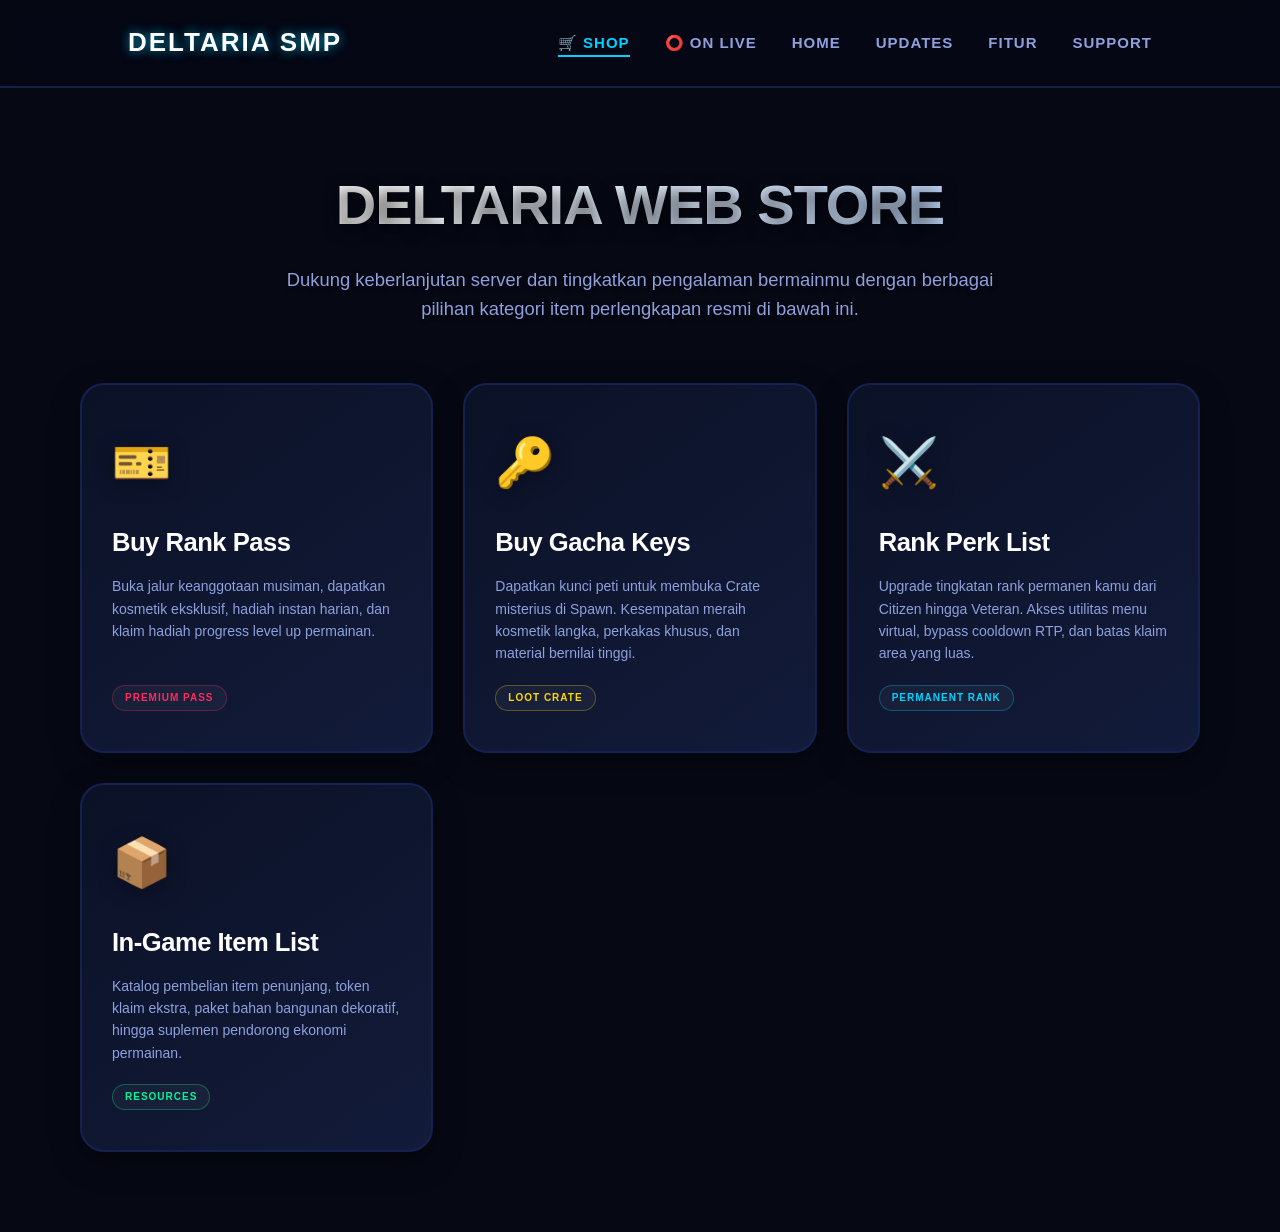
<file: shop/index.html>
<!DOCTYPE html>
<html lang="id">
<head>
    <meta charset="UTF-8">
    <meta name="viewport" content="width=device-width, initial-scale=1.0">
    <title>Deltaria SMP - Official Web Store</title>
    <!-- Memanggil file CSS khusus untuk Menu Hub -->
    <link rel="stylesheet" href="hub-style.css">
</head>
<body>

    <!-- NAVBAR (Mengikuti Struktur Web Utama) -->
    <nav>
        <div class="nav-logo">DELTARIA SMP</div>
        <ul class="nav-links">
            <li><a href="./" class="active-link">🛒 SHOP</a></li>
            <li><a href="../live/">⭕ ON LIVE</a></li>
            <li><a href="../">Home</a></li>
            <li><a href="../updates/">Updates</a></li>
            <li><a href="../#fitur">Fitur</a></li>
            <li><a href="../support/">Support</a></li>     
        </ul>
    </nav>

    <!-- MAIN HUB CONTAINER -->
    <div class="container">
        <h1 class="shop-title">Deltaria Web Store</h1>
        <p class="shop-subtitle">Dukung keberlanjutan server dan tingkatkan pengalaman bermainmu dengan berbagai pilihan kategori item perlengkapan resmi di bawah ini.</p>

        <!-- GRID MENU UTAMA -->
        <div class="hub-grid">

            <!-- 1. BUY RANK PASS -->
            <a href="rankpass/" class="hub-card rankpass-theme">
                <div class="hub-icon">🎫</div>
                <h3>Buy Rank Pass</h3>
                <p>Buka jalur keanggotaan musiman, dapatkan kosmetik eksklusif, hadiah instan harian, dan klaim hadiah progress level up permainan.</p>
                <div class="hub-badge">Premium Pass</div>
            </a>

            <!-- 2. BUY KEY -->
            <a href="keys/" class="hub-card keys-theme">
                <div class="hub-icon">🔑</div>
                <h3>Buy Gacha Keys</h3>
                <p>Dapatkan kunci peti untuk membuka Crate misterius di Spawn. Kesempatan meraih kosmetik langka, perkakas khusus, dan material bernilai tinggi.</p>
                <div class="hub-badge">Loot Crate</div>
            </a>

            <!-- 3. PERK LIST -->
            <a href="perks/" class="hub-card perks-theme">
                <div class="hub-icon">⚔️</div>
                <h3>Rank Perk List</h3>
                <p>Upgrade tingkatan rank permanen kamu dari Citizen hingga Veteran. Akses utilitas menu virtual, bypass cooldown RTP, dan batas klaim area yang luas.</p>
                <div class="hub-badge">Permanent Rank</div>
            </a>

            <!-- 4. ITEM LIST -->
            <a href="item/" class="hub-card items-theme">
                <div class="hub-icon">📦</div>
                <h3>In-Game Item List</h3>
                <p>Katalog pembelian item penunjang, token klaim ekstra, paket bahan bangunan dekoratif, hingga suplemen pendorong ekonomi permainan.</p>
                <div class="hub-badge">Resources</div>
            </a>

        </div>
    </div>

</body>
</html>
</file>
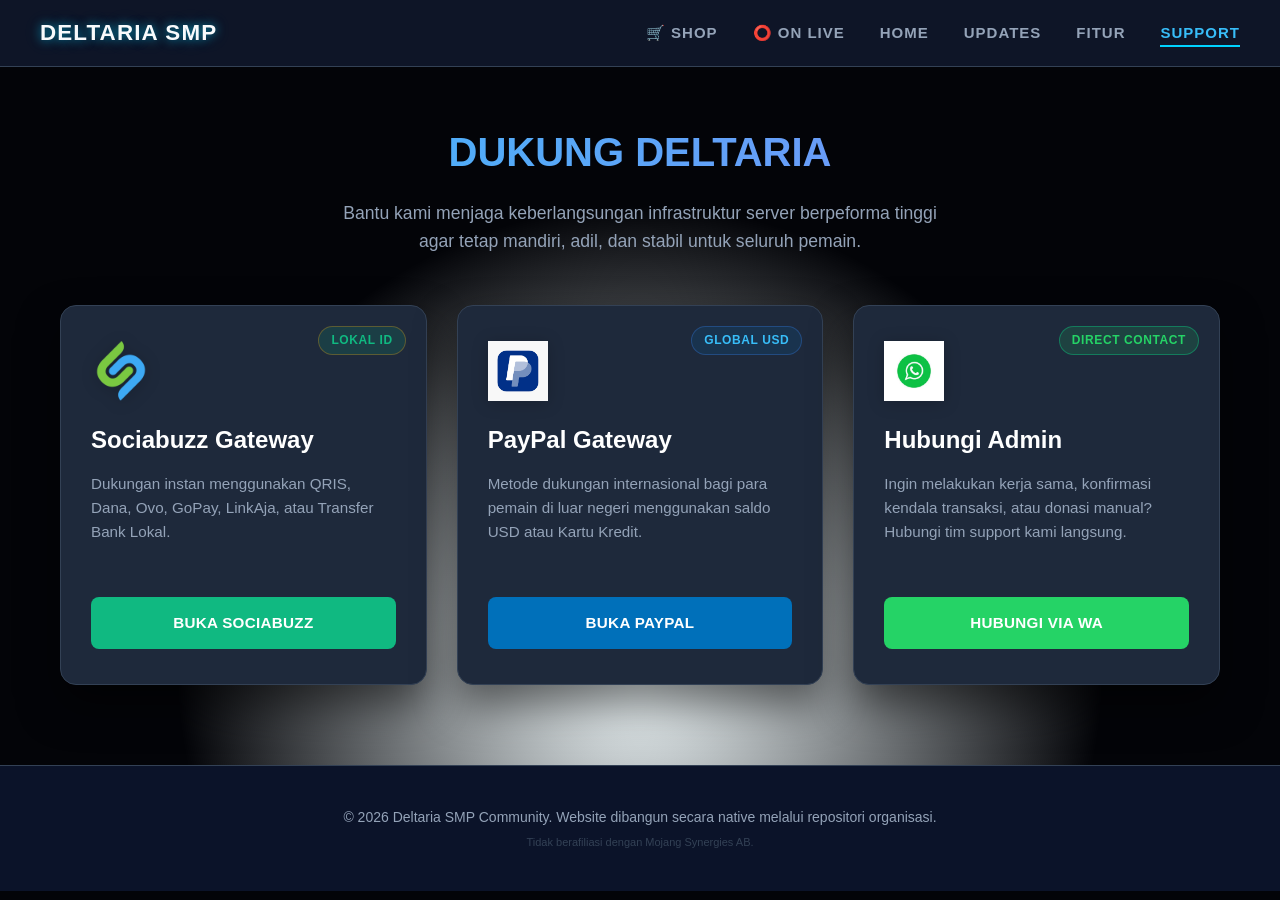
<file: support/index.html>
<!DOCTYPE html>
<html lang="id">
<head>
    <meta charset="UTF-8">
    <meta name="viewport" content="width=device-width, initial-scale=1.0">
    <title>Deltaria SMP - Dukung Komunitas Server</title>
    <!-- CSS Utama Tema/Home -->
    <link rel="stylesheet" href="../home-assets/style.css">
    <!-- CSS Khusus Halaman Support -->
    <link rel="stylesheet" href="support.css">
</head>
<body class="support-page-bg">

    <nav>
        <div class="nav-logo">DELTARIA SMP</div>
        <ul class="nav-links">
            <li><a href="../shop/index.html">🛒 SHOP</a></li>
            <li><a href="../live/index.html">⭕ ON LIVE</a></li>
            <li><a href="../index.html">Home</a></li>
            <li><a href="../updates/index.html">Updates</a></li>
            <li><a href="../index.html#fitur">Fitur</a></li>
            <li><a href="index.html" class="active-link">Support</a></li>   
        </ul>
    </nav>

    <div class="support-wrapper">
        <header class="support-header">
            <h1>Dukung Deltaria</h1>
            <p>Bantu kami menjaga keberlangsungan infrastruktur server berpeforma tinggi agar tetap mandiri, adil, dan stabil untuk seluruh pemain.</p>
        </header>

        <div class="support-grid">
            
            <!-- Segment Sociabuzz -->
            <div class="support-segment socialbuzz-theme">
                <span class="segment-badge">Lokal ID</span>
                <div class="segment-logo-container">
                    <img src="../assets/sociabuzz.png" alt="Sociabuzz Logo" class="segment-logo">
                </div>
                <h2>Sociabuzz Gateway</h2>
                <p class="segment-text">Dukungan instan menggunakan QRIS, Dana, Ovo, GoPay, LinkAja, atau Transfer Bank Lokal.</p>
                
                <!--<div class="segment-window">
                    <div class="window-header">
                        <span class="dot red"></span>
                        <span class="dot yellow"></span>
                        <span class="dot green"></span>
                        <span class="window-title">sociabuzz-gateway.sh</span>
                    </div>
                    <div class="window-content">
                        <div class="placeholder-text">$ target_donation</div>
                        <div class="sub-placeholder">Mendukung semua e-wallet Indonesia tanpa potongan besar.</div>
                    </div>
                </div>-->
                <a href="https://sociabuzz.com/deltariasmp" target="_blank" class="btn-action">Buka Sociabuzz</a>
            </div>

            <!-- Segment PayPal -->
            <div class="support-segment paypal-theme">
                <span class="segment-badge">Global USD</span>
                <div class="segment-logo-container">
                    <img src="../assets/paypal.png" alt="PayPal Logo" class="segment-logo">
                </div>
                <h2>PayPal Gateway</h2>
                <p class="segment-text">Metode dukungan internasional bagi para pemain di luar negeri menggunakan saldo USD atau Kartu Kredit.</p>
                
                <!--<div class="segment-window">
                    <div class="window-header">
                        <span class="dot red"></span>
                        <span class="dot yellow"></span>
                        <span class="dot green"></span>
                        <span class="window-title">paypal-core.cfg</span>
                    </div>
                    <div class="window-content">
                        <div class="placeholder-text">$ currency_mode</div>
                        <div class="sub-placeholder">Menerima donasi lintas negara secara instan & aman.</div>
                    </div>
                </div>-->
                <a href="https://paypal.me/deltariasmp" target="_blank" class="btn-action">Buka PayPal</a>
            </div>

            <!-- Segment WhatsApp / Support Lainnya -->
            <div class="support-segment other-theme">
                <span class="segment-badge">Direct Contact</span>
                <div class="segment-logo-container">
                    <img src="../assets/wa.jpeg" alt="WhatsApp Logo" class="segment-logo">
                </div>
                <h2>Hubungi Admin</h2>
                <p class="segment-text">Ingin melakukan kerja sama, konfirmasi kendala transaksi, atau donasi manual? Hubungi tim support kami langsung.</p>
                
                <!--<div class="segment-window">
                    <div class="window-header">
                        <span class="dot red"></span>
                        <span class="dot yellow"></span>
                        <span class="dot green"></span>
                        <span class="window-title">admin-support.chat</span>
                    </div>
                    <div class="window-content">
                        <div class="placeholder-text">$ contact_admin</div>
                        <div class="sub-placeholder">Konsultasi cepat & bantuan langsung dari staff internal server.</div>
                    </div>
                </div>-->
                <a href="https://wa.me/nomor-wa-kamu" target="_blank" class="btn-action">Hubungi via WA</a>
            </div>

        </div>
    </div>

    <footer>
        <p style="font-size: 14px;">&copy; 2026 Deltaria SMP Community. Website dibangun secara native melalui repositori organisasi.</p>
        <p style="margin-top: 5px; font-size: 11px; color: #334155;">Tidak berafiliasi dengan Mojang Synergies AB.</p>
    </footer>

</body>
</html>
</file>
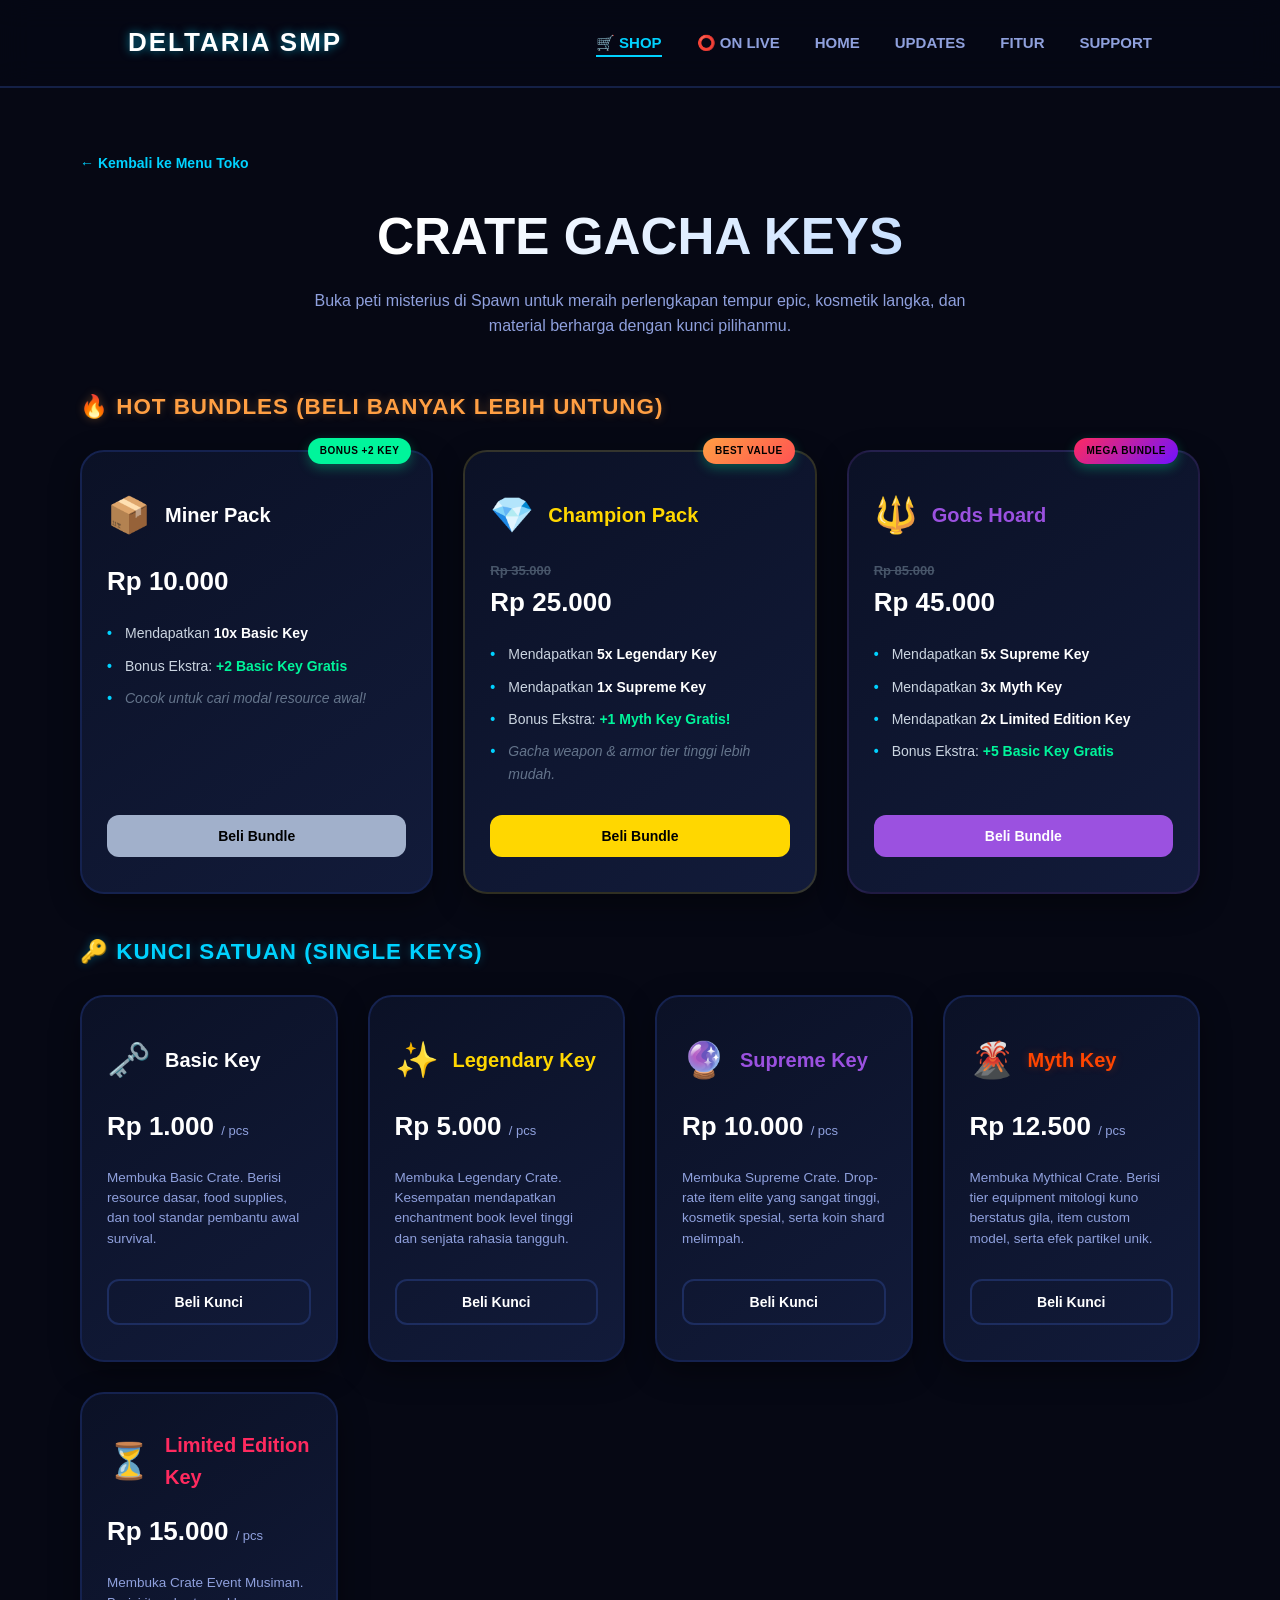
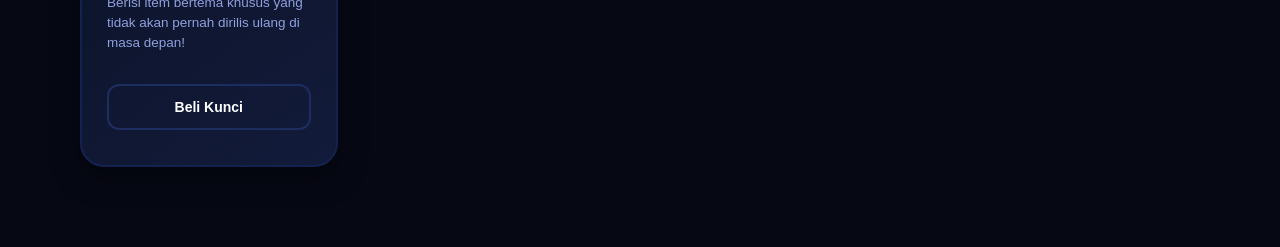
<file: shop/keys/index.html>
<!DOCTYPE html>
<html lang="id">
<head>
    <meta charset="UTF-8">
    <meta name="viewport" content="width=device-width, initial-scale=1.0">
    <title>Deltaria SMP - Buy Crate Keys</title>
    <!-- Memanggil file CSS Khusus Kunci -->
    <link rel="stylesheet" href="keys-style.css">
</head>
<body>

    <!-- NAVBAR (Mengikuti Struktur Web Utama) -->
    <nav>
        <div class="nav-logo">DELTARIA SMP</div>
        <ul class="nav-links">
            <li><a href="../" class="active-link">🛒 SHOP</a></li>
            <li><a href="../../live/">⭕ ON LIVE</a></li>
            <li><a href="../../">Home</a></li>
            <li><a href="../../updates/">Updates</a></li>
            <li><a href="../../#fitur">Fitur</a></li>
            <li><a href="../../support/">Support</a></li>     
        </ul>
    </nav>

    <!-- MAIN CONTAINER -->
    <div class="container">
        <div class="back-to-shop">
            <a href="../">← Kembali ke Menu Toko</a>
        </div>

        <h1 class="shop-title">Crate Gacha Keys</h1>
        <p class="shop-subtitle">Buka peti misterius di Spawn untuk meraih perlengkapan tempur epic, kosmetik langka, dan material berharga dengan kunci pilihanmu.</p>

        <!-- SECTION 1: HOT BUNDLES (PAKET HEMAT + BONUS) -->
        <!-- SECTION 1: HOT BUNDLES (PAKET HEMAT + BONUS) -->
        <h2 class="section-divider bundle-title">🔥 HOT BUNDLES (BELI BANYAK LEBIH UNTUNG)</h2>
        <div class="keys-grid bundle-section">

            <!-- Bundle 1: Starter Miner Pack -->
            <div class="key-card bundle-card basic-bundle">
                <div class="bonus-badge">BONUS +2 KEY</div>
                <div class="key-header">
                    <div class="key-icon">📦</div>
                    <div class="key-title-inline">
                        <span class="key-name">Miner Pack</span>
                    </div>
                </div>
                <div class="price-tag">
                    <span class="current-price">Rp 10.000</span>
                </div>
                <ul class="key-details">
                    <li>Mendapatkan <span class="highlight">10x Basic Key</span></li>
                    <li>Bonus Ekstra: <span class="highlight-bonus">+2 Basic Key Gratis</span></li>
                    <li class="perk-note">Cocok untuk cari modal resource awal!</li>
                </ul>
                <a href="https://bit.ly/deltaria-wa-group" target="_blank" class="buy-link">
                    <button class="buy-btn">Beli Bundle</button>
                </a>
            </div>

            <!-- Bundle 2: Champion Coffer -->
            <div class="key-card bundle-card legendary-bundle">
                <div class="bonus-badge" style="background: linear-gradient(135deg, #ff9f43, #ff5252);">BEST VALUE</div>
                <div class="key-header">
                    <div class="key-icon">💎</div>
                    <div class="key-title-inline">
                        <span class="key-name">Champion Pack</span>
                    </div>
                </div>
                <div class="price-tag">
                    <span class="old-price">Rp 35.000</span>
                    <span class="current-price">Rp 25.000</span>
                </div>
                <ul class="key-details">
                    <li>Mendapatkan <span class="highlight">5x Legendary Key</span></li>
                    <li>Mendapatkan <span class="highlight">1x Supreme Key</span></li>
                    <li>Bonus Ekstra: <span class="highlight-bonus">+1 Myth Key Gratis!</span></li>
                    <li class="perk-note">Gacha weapon & armor tier tinggi lebih mudah.</li>
                </ul>
                <a href="https://bit.ly/deltaria-wa-group" target="_blank" class="buy-link">
                    <button class="buy-btn">Beli Bundle</button>
                </a>
            </div>

            <!-- Bundle 3: Gods Hoard (Sultan Pack) -->
            <div class="key-card bundle-card supreme-bundle">
                <div class="bonus-badge" style="background: linear-gradient(135deg, #ff2a5f, #7011ff);">MEGA BUNDLE</div>
                <div class="key-header">
                    <div class="key-icon">🔱</div>
                    <div class="key-title-inline">
                        <span class="key-name">Gods Hoard</span>
                    </div>
                </div>
                <div class="price-tag">
                    <span class="old-price">Rp 85.000</span>
                    <span class="current-price">Rp 45.000</span>
                </div>
                <ul class="key-details">
                    <li>Mendapatkan <span class="highlight">5x Supreme Key</span></li>
                    <li>Mendapatkan <span class="highlight">3x Myth Key</span></li>
                    <li>Mendapatkan <span class="highlight">2x Limited Edition Key</span></li>
                    <li>Bonus Ekstra: <span class="highlight-bonus">+5 Basic Key Gratis</span></li>
                </ul>
                <a href="https://bit.ly/deltaria-wa-group" target="_blank" class="buy-link">
                    <button class="buy-btn">Beli Bundle</button>
                </a>
            </div>

        </div>

        <!-- SECTION 2: SINGLE KEYS (HARGA SATUAN) -->
        <h2 class="section-divider single-title">🔑 KUNCI SATUAN (SINGLE KEYS)</h2>
        <div class="keys-grid single-section">

            <!-- 1. Basic Key -->
            <div class="key-card single-card">
                <div class="key-header">
                    <div class="key-icon">🗝️</div>
                    <div class="key-title-inline">
                        <span class="key-name">Basic Key</span>
                    </div>
                </div>
                <div class="price-tag">
                    <span class="current-price">Rp 1.000 <span class="unit">/ pcs</span></span>
                </div>
                <p class="key-desc">Membuka Basic Crate. Berisi resource dasar, food supplies, dan tool standar pembantu awal survival.</p>
                <a href="https://bit.ly/deltaria-wa-group" target="_blank" class="buy-link">
                    <button class="buy-btn normal-btn">Beli Kunci</button>
                </a>
            </div>

            <!-- 2. Legendary Key -->
            <div class="key-card single-card tier-legendary">
                <div class="key-header">
                    <div class="key-icon">✨</div>
                    <div class="key-title-inline">
                        <span class="key-name">Legendary Key</span>
                    </div>
                </div>
                <div class="price-tag">
                    <span class="current-price">Rp 5.000 <span class="unit">/ pcs</span></span>
                </div>
                <p class="key-desc">Membuka Legendary Crate. Kesempatan mendapatkan enchantment book level tinggi dan senjata rahasia tangguh.</p>
                <a href="https://bit.ly/deltaria-wa-group" target="_blank" class="buy-link">
                    <button class="buy-btn normal-btn">Beli Kunci</button>
                </a>
            </div>

            <!-- 3. Supreme Key -->
            <div class="key-card single-card tier-supreme">
                <div class="key-header">
                    <div class="key-icon">🔮</div>
                    <div class="key-title-inline">
                        <span class="key-name">Supreme Key</span>
                    </div>
                </div>
                <div class="price-tag">
                    <span class="current-price">Rp 10.000 <span class="unit">/ pcs</span></span>
                </div>
                <p class="key-desc">Membuka Supreme Crate. Drop-rate item elite yang sangat tinggi, kosmetik spesial, serta koin shard melimpah.</p>
                <a href="https://bit.ly/deltaria-wa-group" target="_blank" class="buy-link">
                    <button class="buy-btn normal-btn">Beli Kunci</button>
                </a>
            </div>

            <!-- 4. Myth Key (NEW!) -->
            <div class="key-card single-card tier-myth">
                <div class="key-header">
                    <div class="key-icon">🌋</div>
                    <div class="key-title-inline">
                        <span class="key-name">Myth Key</span>
                    </div>
                </div>
                <div class="price-tag">
                    <span class="current-price">Rp 12.500 <span class="unit">/ pcs</span></span>
                </div>
                <p class="key-desc">Membuka Mythical Crate. Berisi tier equipment mitologi kuno berstatus gila, item custom model, serta efek partikel unik.</p>
                <a href="https://bit.ly/deltaria-wa-group" target="_blank" class="buy-link">
                    <button class="buy-btn normal-btn">Beli Kunci</button>
                </a>
            </div>

            <!-- 5. Limited Edition Key -->
            <div class="key-card single-card tier-limited">
                <div class="key-header">
                    <div class="key-icon">⏳</div>
                    <div class="key-title-inline">
                        <span class="key-name">Limited Edition Key</span>
                    </div>
                </div>
                <div class="price-tag">
                    <span class="current-price">Rp 15.000 <span class="unit">/ pcs</span></span>
                </div>
                <p class="key-desc">Membuka Crate Event Musiman. Berisi item bertema khusus yang tidak akan pernah dirilis ulang di masa depan!</p>
                <a href="https://bit.ly/deltaria-wa-group" target="_blank" class="buy-link">
                    <button class="buy-btn normal-btn">Beli Kunci</button>
                </a>
            </div>

        </div>
    </div>

</body>
</html>
</file>
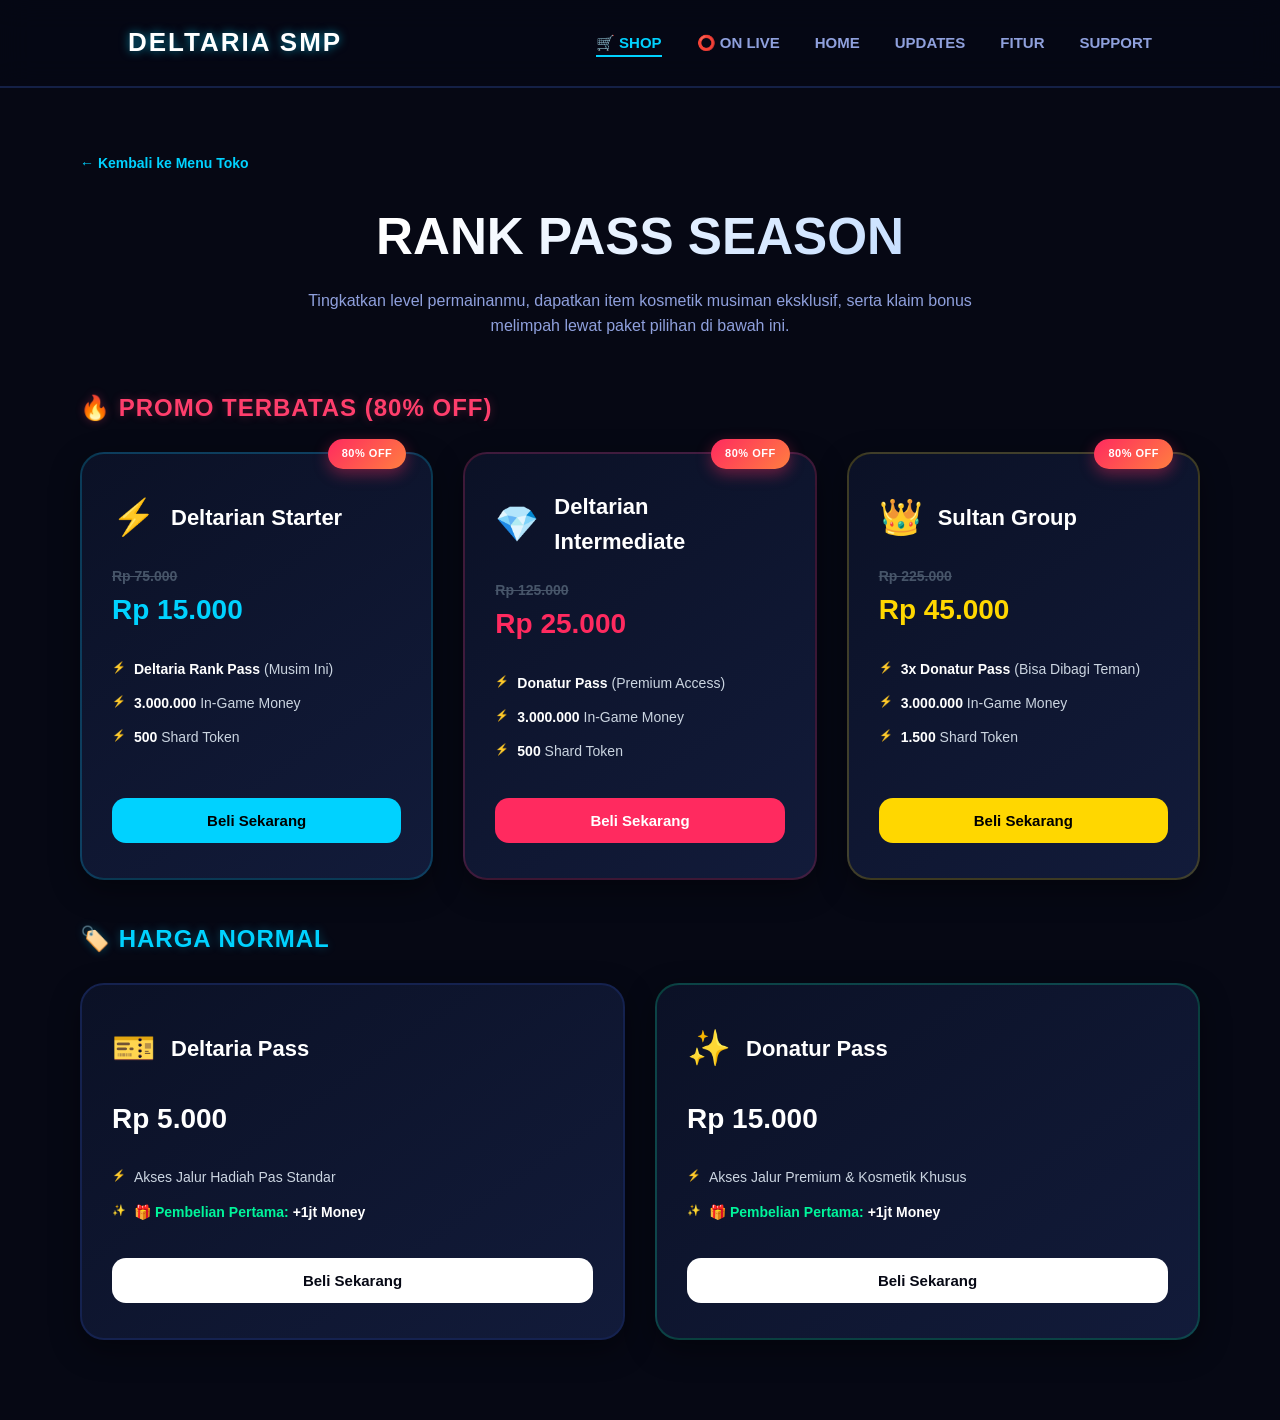
<file: shop/rankpass/index.html>
<!DOCTYPE html>
<html lang="id">
<head>
    <meta charset="UTF-8">
    <meta name="viewport" content="width=device-width, initial-scale=1.0">
    <title>Deltaria SMP - Rank Pass Store</title>
    <!-- Memanggil file CSS Khusus Rank Pass -->
    <link rel="stylesheet" href="pass-style.css">
</head>
<body>

    <!-- NAVBAR (Mengikuti Struktur Web Utama) -->
    <nav>
        <div class="nav-logo">DELTARIA SMP</div>
        <ul class="nav-links">
            <li><a href="../" class="active-link">🛒 SHOP</a></li>
            <li><a href="../../live/">⭕ ON LIVE</a></li>
            <li><a href="../../">Home</a></li>
            <li><a href="../../updates/">Updates</a></li>
            <li><a href="../../#fitur">Fitur</a></li>
            <li><a href="../../support/">Support</a></li>     
        </ul>
    </nav>

    <!-- MAIN CONTAINER -->
    <div class="container">
        <div class="back-to-shop">
            <a href="../">← Kembali ke Menu Toko</a>
        </div>

        <h1 class="shop-title">Rank Pass Season</h1>
        <p class="shop-subtitle">Tingkatkan level permainanmu, dapatkan item kosmetik musiman eksklusif, serta klaim bonus melimpah lewat paket pilihan di bawah ini.</p>

        <!-- SECTION 1: PROMO TERBATAS -->
        <h2 class="section-divider">🔥 PROMO TERBATAS (80% OFF)</h2>
        <div class="pass-grid promo-section">

            <!-- A. Deltarian Starter -->
            <div class="pass-card promo-card starter-theme">
                <div class="discount-badge">80% OFF</div>
                <div class="pass-header">
                    <div class="pass-icon">⚡</div>
                    <div class="pass-title-inline">
                        <span class="pass-name">Deltarian Starter</span>
                    </div>
                </div>
                <div class="price-tag">
                    <span class="old-price">Rp 75.000</span>
                    <span class="current-price">Rp 15.000</span>
                </div>
                <ul class="items-included">
                    <li><span class="item-highlight">Deltaria Rank Pass</span> (Musim Ini)</li>
                    <li><span class="item-highlight">3.000.000</span> In-Game Money</li>
                    <li><span class="item-highlight">500</span> Shard Token</li>
                </ul>
                <a href="https://bit.ly/deltaria-wa-group" target="_blank" style="text-decoration: none;">
    <button class="buy-btn">Beli Sekarang</button>
</a>
            </div>

            <!-- B. Deltarian Intermediate -->
            <div class="pass-card promo-card intermediate-theme">
                <div class="discount-badge">80% OFF</div>
                <div class="pass-header">
                    <div class="pass-icon">💎</div>
                    <div class="pass-title-inline">
                        <span class="pass-name">Deltarian Intermediate</span>
                    </div>
                </div>
                <div class="price-tag">
                    <span class="old-price">Rp 125.000</span>
                    <span class="current-price">Rp 25.000</span>
                </div>
                <ul class="items-included">
                    <li><span class="item-highlight">Donatur Pass</span> (Premium Access)</li>
                    <li><span class="item-highlight">3.000.000</span> In-Game Money</li>
                    <li><span class="item-highlight">500</span> Shard Token</li>
                </ul>
                <a href="https://bit.ly/deltaria-wa-group" target="_blank" style="text-decoration: none;">
    <button class="buy-btn">Beli Sekarang</button>
</a>
            </div>

            <!-- C. Sultan Group -->
            <div class="pass-card promo-card sultan-theme">
                <div class="discount-badge">80% OFF</div>
                <div class="pass-header">
                    <div class="pass-icon">👑</div>
                    <div class="pass-title-inline">
                        <span class="pass-name">Sultan Group</span>
                    </div>
                </div>
                <div class="price-tag">
                    <span class="old-price">Rp 225.000</span>
                    <span class="current-price">Rp 45.000</span>
                </div>
                <ul class="items-included">
                    <li><span class="item-highlight">3x Donatur Pass</span> (Bisa Dibagi Teman)</li>
                    <li><span class="item-highlight">3.000.000</span> In-Game Money</li>
                    <li><span class="item-highlight">1.500</span> Shard Token</li>
                </ul>
                <a href="https://bit.ly/deltaria-wa-group" target="_blank" style="text-decoration: none;">
    <button class="buy-btn">Beli Sekarang</button>
</a>
            </div>

        </div>

        <!-- SECTION 2: HARGA NORMAL -->
        <h2 class="section-divider normal-title">🏷️ HARGA NORMAL</h2>
        <div class="pass-grid normal-section">

            <!-- 1. Deltaria Pass -->
            <div class="pass-card normal-card">
                <div class="pass-header">
                    <div class="pass-icon">🎫</div>
                    <div class="pass-title-inline">
                        <span class="pass-name">Deltaria Pass</span>
                    </div>
                </div>
                <div class="price-tag">
                    <span class="current-price">Rp 5.000</span>
                </div>
                <ul class="items-included">
                    <li>Akses Jalur Hadiah Pas Standar</li>
                    <li class="bonus-perk">🎁 Pembelian Pertama: <span class="item-highlight">+1jt Money</span></li>
                </ul>
                <a href="https://bit.ly/deltaria-wa-group" target="_blank" style="text-decoration: none;">
    <button class="buy-btn">Beli Sekarang</button>
</a>
            </div>

            <!-- 2. Donatur Pass -->
            <div class="pass-card normal-card special-normal">
                <div class="pass-header">
                    <div class="pass-icon">✨</div>
                    <div class="pass-title-inline">
                        <span class="pass-name">Donatur Pass</span>
                    </div>
                </div>
                <div class="price-tag">
                    <span class="current-price">Rp 15.000</span>
                </div>
                <ul class="items-included">
                    <li>Akses Jalur Premium & Kosmetik Khusus</li>
                    <li class="bonus-perk">🎁 Pembelian Pertama: <span class="item-highlight">+1jt Money</span></li>
                </ul>
                <a href="https://bit.ly/deltaria-wa-group" target="_blank" style="text-decoration: none;">
    <button class="buy-btn">Beli Sekarang</button>
</a>
            </div>

        </div>
    </div>

</body>
</html>
</file>
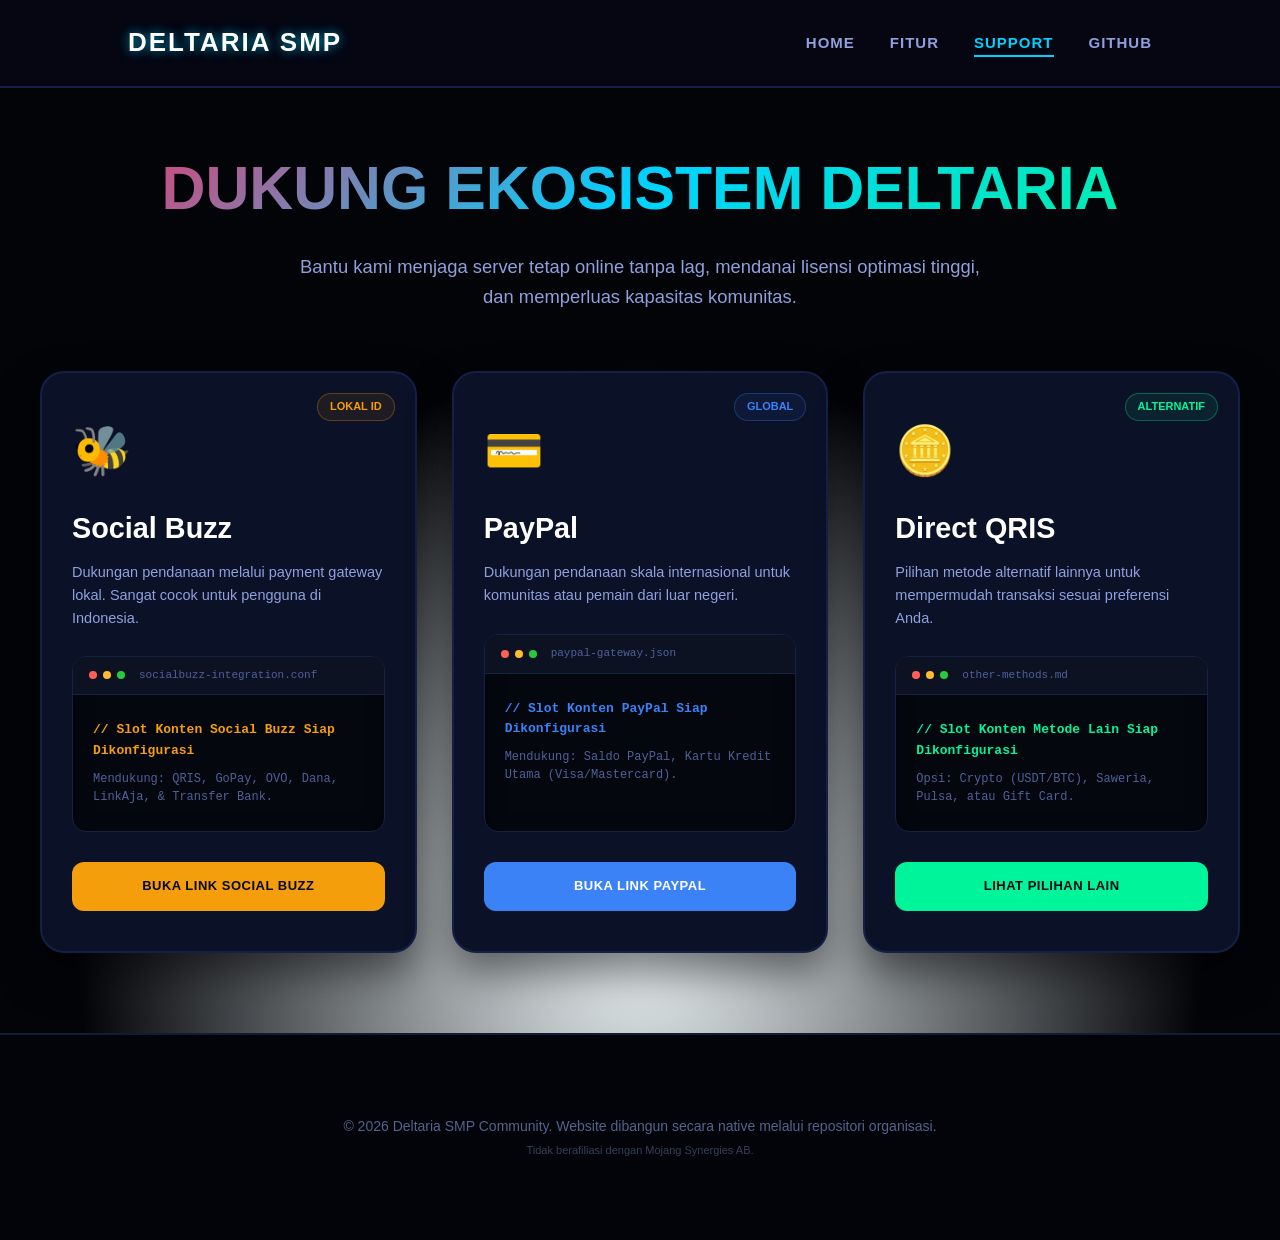
<file: support.html>
<!DOCTYPE html>
<html lang="id">
<head>
    <meta charset="UTF-8">
    <meta name="viewport" content="width=device-width, initial-scale=1.0">
    <title>Support & Funding - Deltaria SMP</title>
    <link rel="stylesheet" href="style.css">
</head>
<body class="support-page-bg">

    <nav>
        <div class="nav-logo">DELTARIA SMP</div>
        <ul class="nav-links">
            <li><a href="index.html#home">Home</a></li>
            <li><a href="index.html#fitur">Fitur</a></li>
            <li><a href="support.html" class="active-link">Support</a></li>
            <li><a href="https://github.com/deltaria-smp" target="_blank">GitHub</a></li>
        </ul>
    </nav>

    <main class="support-wrapper">
        <header class="support-header">
            <h1>Dukung Ekosistem Deltaria</h1>
            <p>Bantu kami menjaga server tetap online tanpa lag, mendanai lisensi optimasi tinggi, dan memperluas kapasitas komunitas.</p>
        </header>

        <div class="support-grid">
            
            <div class="support-segment socialbuzz-theme">
                <div class="segment-badge">Lokal ID</div>
                <div class="segment-icon">🐝</div>
                <h2>Social Buzz</h2>
                <p class="segment-text">Dukungan pendanaan melalui payment gateway lokal. Sangat cocok untuk pengguna di Indonesia.</p>
                
                <div class="segment-window">
                    <div class="window-header">
                        <span class="dot red"></span><span class="dot yellow"></span><span class="dot green"></span>
                        <span class="window-title">socialbuzz-integration.conf</span>
                    </div>
                    <div class="window-content">
                        <p class="placeholder-text">// Slot Konten Social Buzz Siap Dikonfigurasi</p>
                        <p class="sub-placeholder">Mendukung: QRIS, GoPay, OVO, Dana, LinkAja, & Transfer Bank.</p>
                    </div>
                </div>

                <a href="#" class="btn-action">Buka Link Social Buzz</a>
            </div>

            <div class="support-segment paypal-theme">
                <div class="segment-badge">Global</div>
                <div class="segment-icon">💳</div>
                <h2>PayPal</h2>
                <p class="segment-text">Dukungan pendanaan skala internasional untuk komunitas atau pemain dari luar negeri.</p>
                
                <div class="segment-window">
                    <div class="window-header">
                        <span class="dot red"></span><span class="dot yellow"></span><span class="dot green"></span>
                        <span class="window-title">paypal-gateway.json</span>
                    </div>
                    <div class="window-content">
                        <p class="placeholder-text">// Slot Konten PayPal Siap Dikonfigurasi</p>
                        <p class="sub-placeholder">Mendukung: Saldo PayPal, Kartu Kredit Utama (Visa/Mastercard).</p>
                    </div>
                </div>

                <a href="#" class="btn-action">Buka Link PayPal</a>
            </div>

            <div class="support-segment other-theme">
                <div class="segment-badge">Alternatif</div>
                <div class="segment-icon">🪙</div>
                <h2>Direct QRIS</h2>
                <p class="segment-text">Pilihan metode alternatif lainnya untuk mempermudah transaksi sesuai preferensi Anda.</p>
                
                <div class="segment-window">
                    <div class="window-header">
                        <span class="dot red"></span><span class="dot yellow"></span><span class="dot green"></span>
                        <span class="window-title">other-methods.md</span>
                    </div>
                    <div class="window-content">
                        <p class="placeholder-text">// Slot Konten Metode Lain Siap Dikonfigurasi</p>
                        <p class="sub-placeholder">Opsi: Crypto (USDT/BTC), Saweria, Pulsa, atau Gift Card.</p>
                    </div>
                </div>

                <a href="#" class="btn-action">Lihat Pilihan Lain</a>
            </div>

        </div>
    </main>

    <footer>
        <p>&copy; 2026 Deltaria SMP Community. Website dibangun secara native melalui repositori organisasi.</p>
        <p style="margin-top: 5px; font-size: 11px; color: #334155;">Tidak berafiliasi dengan Mojang Synergies AB.</p>
    </footer>

</body>
</html>
</file>
<file: shop/hub-style.css>
/* ==========================================================================
   1. RESET & CORE VARIABLES (TEMA EPIC CYBER-FANTASY MINECRAFT)
   ========================================================================== */
html {
    scroll-behavior: smooth;
}

* {
    box-sizing: border-box;
    margin: 0;
    padding: 0;
}

:root {
    --bg-dark: #060814;
    --bg-surface: #0b1126;
    --bg-card: #121b3a;
    
    /* Aksentuasi Warna Neon */
    --accent-blue: #00d2ff;
    --accent-java: #ff2a5f;
    --accent-bedrock: #00f59b;
    --accent-gold: #ffd700;
    
    /* Warna Teks */
    --text-main: #ffffff;
    --text-muted: #8fa0dd;
}

body {
    font-family: 'Segoe UI', Roboto, Helvetica, Arial, sans-serif;
    background-color: var(--bg-dark);
    color: var(--text-main);
    line-height: 1.6;
    overflow-x: hidden;
}

/* ==========================================================================
   2. NAVIGATION BAR (MATCHES HOME STYLESHEET)
   ========================================================================== */
nav {
    background-color: rgba(6, 8, 20, 0.85);
    backdrop-filter: blur(15px);
    -webkit-backdrop-filter: blur(15px);
    position: fixed;
    top: 0;
    width: 100%;
    z-index: 1000;
    border-bottom: 2px solid #142046;
    display: flex;
    justify-content: space-between;
    align-items: center;
    padding: 22px 10%;
}

.nav-logo {
    font-size: 26px;
    font-weight: 900;
    color: #ffffff;
    letter-spacing: 2px;
    text-shadow: 0 0 10px rgba(0, 210, 255, 0.6), 0 0 20px rgba(0, 210, 255, 0.2);
}

.nav-links {
    display: flex;
    gap: 35px;
    list-style: none;
}

.nav-links a {
    color: var(--text-muted);
    text-decoration: none;
    font-weight: 700;
    font-size: 15px;
    text-transform: uppercase;
    letter-spacing: 1px;
    transition: color 0.2s, text-shadow 0.2s;
}

.nav-links a:hover {
    color: var(--accent-blue);
    text-shadow: 0 0 8px rgba(0, 210, 255, 0.8);
}

.active-link {
    color: var(--accent-blue) !important;
    border-bottom: 2px solid var(--accent-blue);
    padding-bottom: 4px;
}

/* ==========================================================================
   3. CONTAINER & CONTENT HUB
   ========================================================================== */
.container {
    max-width: 1200px;
    margin: 160px auto 80px auto;
    padding: 0 40px;
    text-align: center;
}

.shop-title {
    font-size: 3.5rem;
    font-weight: 900;
    letter-spacing: -1px;
    margin-bottom: 15px;
    text-transform: uppercase;
    background: linear-gradient(135deg, #ffffff 30%, #a5ccff);
    -webkit-background-clip: text;
    -webkit-text-fill-color: transparent;
    text-shadow: 0 5px 15px rgba(0, 0, 0, 0.7);
}

.shop-subtitle {
    color: var(--text-muted);
    font-size: 1.15rem;
    margin-bottom: 60px;
    max-width: 750px;
    margin-left: auto;
    margin-right: auto;
    text-shadow: 0 2px 4px rgba(0,0,0,0.5);
}

/* --- GRID SYSTEM MENU HUB --- */
.hub-grid {
    display: grid;
    grid-template-columns: repeat(auto-fit, minmax(260px, 1fr));
    gap: 30px;
    width: 100%;
}

/* --- INTERACTIVE CARD BUTTONS --- */
.hub-card {
    background: linear-gradient(145deg, var(--bg-surface) 0%, var(--bg-card) 100%);
    border: 2px solid #15224f;
    border-radius: 24px;
    padding: 40px 30px;
    text-decoration: none;
    text-align: left;
    display: flex;
    flex-direction: column;
    position: relative;
    overflow: hidden;
    box-shadow: 0 10px 30px rgba(0, 0, 0, 0.4);
    transition: transform 0.3s cubic-bezier(0.175, 0.885, 0.32, 1.275), border-color 0.3s, box-shadow 0.3s;
}

.hub-card:hover {
    transform: translateY(-8px);
}

/* Efek Nyala Custom Tiap Tema Menu */
.rankpass-theme:hover { border-color: var(--accent-java); box-shadow: 0 20px 45px rgba(255, 42, 95, 0.15); }
.keys-theme:hover { border-color: var(--accent-gold); box-shadow: 0 20px 45px rgba(255, 215, 0, 0.15); }
.perks-theme:hover { border-color: var(--accent-blue); box-shadow: 0 20px 45px rgba(0, 210, 255, 0.15); }
.items-theme:hover { border-color: var(--accent-bedrock); box-shadow: 0 20px 45px rgba(0, 255, 155, 0.15); }

.hub-icon {
    font-size: 3rem;
    margin-bottom: 20px;
    filter: drop-shadow(0 4px 10px rgba(0,0,0,0.3));
}

.hub-card h3 {
    font-size: 1.6rem;
    color: #ffffff;
    font-weight: 800;
    margin-bottom: 12px;
    letter-spacing: -0.5px;
}

.hub-card p {
    color: var(--text-muted);
    font-size: 14px;
    line-height: 1.6;
    margin-bottom: 20px;
}

.hub-badge {
    margin-top: auto;
    align-self: flex-start;
    font-size: 10px;
    text-transform: uppercase;
    font-weight: 800;
    letter-spacing: 1px;
    padding: 4px 12px;
    border-radius: 20px;
    background: rgba(255, 255, 255, 0.04);
    border: 1px solid rgba(255, 255, 255, 0.1);
    color: #cbd5e1;
}

/* Custom badge warna mengikuti tema */
.rankpass-theme .hub-badge { color: var(--accent-java); border-color: rgba(255, 42, 95, 0.3); }
.keys-theme .hub-badge { color: var(--accent-gold); border-color: rgba(255, 215, 0, 0.3); }
.perks-theme .hub-badge { color: var(--accent-blue); border-color: rgba(0, 210, 255, 0.3); }
.items-theme .hub-badge { color: var(--accent-bedrock); border-color: rgba(0, 255, 155, 0.3); }

/* ==========================================================================
   4. MEDIA QUERIES RESPONSIVE
   ========================================================================== */
@media (max-width: 768px) {
    nav { padding: 15px 6%; }
    .nav-links { display: none; }
    .container { margin-top: 120px; padding: 0 25px; }
    .shop-title { font-size: 2.2rem; }
    .hub-grid { grid-template-columns: 1fr; }
    .hub-card { padding: 30px 20px; }
}
</file>
<file: home-assets/style.css>
/* ==========================================================================
   1. RESET & CORE VARIABLES (TEMA EPIC CYBER-FANTASY MINECRAFT)
   ========================================================================== */
html {
    scroll-behavior: smooth;
}

* {
    box-sizing: border-box;
    margin: 0;
    padding: 0;
}
:root {
    --bg-dark: #060814;
    --bg-surface: #0b1126;
    --bg-card: #121b3a;
    --bg-card-hover: #19254e;
    
    /* Aksentuasi Warna Neon */
    --accent-blue: #00d2ff;
    --accent-java: #ff2a5f;
    --accent-bedrock: #00f59b;
    
    /* Warna Teks */
    --text-main: #ffffff;
    --text-muted: #8fa0dd;
    --border-glow: rgba(0, 210, 255, 0.2);
}

body {
    font-family: 'Segoe UI', Roboto, Helvetica, Arial, sans-serif;
    background-color: var(--bg-dark);
    color: var(--text-main);
    line-height: 1.6;
    overflow-x: hidden;
}

/* ==========================================================================
   2. NAVIGATION BAR
   ========================================================================== */
nav {
    background-color: rgba(6, 8, 20, 0.85);
    backdrop-filter: blur(15px);
    -webkit-backdrop-filter: blur(15px);
    position: fixed;
    top: 0;
    width: 100%;
    z-index: 1000;
    border-bottom: 2px solid #142046;
    display: flex;
    justify-content: space-between;
    align-items: center;
    padding: 22px 10%;
}
.nav-logo {
    font-size: 26px;
    font-weight: 900;
    color: #ffffff;
    letter-spacing: 2px;
    text-shadow: 0 0 10px rgba(0, 210, 255, 0.6), 0 0 20px rgba(0, 210, 255, 0.2);
}
.nav-links {
    display: flex;
    gap: 35px;
    list-style: none;
}
.nav-links a {
    color: var(--text-muted);
    text-decoration: none;
    font-weight: 700;
    font-size: 15px;
    text-transform: uppercase;
    letter-spacing: 1px;
    transition: color 0.2s, text-shadow 0.2s;
}
.nav-links a:hover {
    color: var(--accent-blue);
    text-shadow: 0 0 8px rgba(0, 210, 255, 0.8);
}

/* ==========================================================================
   3. HERO SECTION & BACKGROUND RADIANCE
   ========================================================================== */
.hero {
    min-height: 85vh;
    display: flex;
    flex-direction: column;
    justify-content: center;
    align-items: center;
    text-align: center;
    padding: 150px 20px 80px 20px;
    position: relative;
    background: 
        radial-gradient(circle at 50% 20%, rgba(0, 210, 255, 0.15) 0%, transparent 50%),
        radial-gradient(circle at 20% 50%, rgba(255, 42, 95, 0.05) 0%, transparent 40%),
        radial-gradient(circle at 80% 50%, rgba(0, 255, 9b, 0.05) 0%, transparent 40%);
}
.hero h1 {
    font-size: 4.5rem;
    font-weight: 900;
    letter-spacing: -1px;
    margin-bottom: 25px;
    text-transform: uppercase;
    background: linear-gradient(135deg, #ffffff 30%, #a5ccff);
    -webkit-background-clip: text;
    -webkit-text-fill-color: transparent;
    text-shadow: 0 5px 15px rgba(0, 0, 0, 0.7);
}
.hero p {
    font-size: 1.35rem;
    color: var(--text-muted);
    max-width: 750px;
    margin-bottom: 50px;
    text-shadow: 0 2px 4px rgba(0,0,0,0.5);
}

/* ==========================================================================
   4. INTERACTIVE WIDGETS (TOMBOL IP HORIZONTAL PREMIUM)
   ========================================================================== */
.ip-flex-row {
    display: flex;
    flex-direction: row;
    justify-content: center;
    flex-wrap: nowrap;     /* <--- KUNCI 1: Dilarang keras turun ke bawah, wajib sejajar! */
    gap: 30px; 
    width: 100%;
    max-width: 1200px;     /* <--- KUNCI 2: Diperlebar dari 1000px ke 1200px biar ruangnya lega */
    padding: 0 20px;
}

.ip-widget {
    background-color: var(--bg-surface);
    border: 2px solid #1a2754;
    padding: 22px 28px; 
    border-radius: 16px;
    display: flex;
    align-items: center;
    gap: 20px;          
    cursor: pointer;
    position: relative;
    box-shadow: 0 15px 35px rgba(0, 0, 0, 0.6);
    transition: transform 0.3s cubic-bezier(0.175, 0.885, 0.32, 1.275), border-color 0.3s, box-shadow 0.3s;
    
    /* KUNCI 3: Aturan pembesaran kotak baru */
    flex: 1;               /* Membagi rata ruang kosong agar kedua kotak sama-sama melar */
    width: 500px;          /* <--- Atur panjang target yang kamu mau di sini (misal 500px atau lebih) */
    min-width: 350px;      /* Batas ciut paling kecil di layar laptop ringkas */
}

/* Efek Animasi Denyut Bayangan Saat Kursor Mendekat */
.ip-widget:hover {
    transform: translateY(-8px);
    background-color: var(--bg-card);
}
.java-theme:hover { 
    border-color: var(--accent-java); 
    box-shadow: 0 20px 60px rgba(255, 42, 95, 0.25); 
}
.bedrock-theme:hover { 
    border-color: var(--accent-bedrock); 
    box-shadow: 0 20px 40px rgba(0, 255, 155, 0.25); 
}

.server-icon {
    font-size: 32px;
    filter: drop-shadow(0 0 8px rgba(255,255,255,0.3));
}

.ip-box {
    text-align: left;
    flex-grow: 1;
}

.ip-label {
    font-size: 11px;
    text-transform: uppercase;
    color: var(--text-muted);
    letter-spacing: 1.5px;
    font-weight: 800;
}

.ip-address {
    font-family: 'Consolas', monospace;
    font-size: 17px;
    font-weight: 700;
    color: #ffffff;
    margin-top: 5px;
    letter-spacing: 0.5px;
}

.port-label {
    font-family: 'Segoe UI', sans-serif;
    font-size: 12px;
    color: var(--accent-bedrock);
    background: rgba(0, 255, 155, 0.12);
    border: 1px solid rgba(0, 255, 155, 0.3);
    padding: 2px 8px;
    border-radius: 6px;
    margin-left: 8px;
    font-weight: 700;
}

.btn-copy {
    background-color: #ffffff;
    color: var(--bg-dark);
    border: none;
    padding: 12px 20px;
    border-radius: 12px;
    font-weight: 800;
    font-size: 12px;
    letter-spacing: 1px;
    cursor: pointer;
    box-shadow: 0 4px 10px rgba(0,0,0,0.3);
    transition: background-color 0.2s, transform 0.1s, color 0.2s;
    min-width: 100px;
}
.java-theme .btn-copy { background-color: var(--accent-java); color: #fff; }
.bedrock-theme .btn-copy { background-color: var(--accent-bedrock); color: #060814; }

.btn-copy:hover {
    filter: brightness(1.2);
}

/* ==========================================================================
   5. FEATURE GRID SECTION (SEMBURNA DI TENGAH)
   ========================================================================== */
.container {
    max-width: 1200px;
    margin: 140px auto; /* Memberikan rongga vertikal yang luas dan seimbang */
    padding: 0 40px;
}

.section-title {
    text-align: center;
    font-size: 3rem;
    margin-bottom: 60px;
    font-weight: 900;
    letter-spacing: -0.5px;
    text-transform: uppercase;
    background: linear-gradient(to right, #ffffff, #a5b4fc);
    -webkit-background-clip: text;
    -webkit-text-fill-color: transparent;
    text-shadow: 0 4px 12px rgba(0,0,0,0.4);
}

/* Modifikasi struktur bawaan agar aman bertindak sebagai Flex-Track Slider */
.grid {
    display: flex !important;
    flex-direction: row !important;
    flex-wrap: nowrap !important;
    justify-content: flex-start;
}

.card {
    background: linear-gradient(145deg, var(--bg-surface) 0%, var(--bg-card) 100%);
    border: 2px solid #15224f;
    border-radius: 24px;
    padding: 45px 35px;
    position: relative;
    overflow: hidden;
    box-shadow: 0 10px 30px rgba(0, 0, 0, 0.4);
    transition: transform 0.3s, border-color 0.3s, box-shadow 0.3s;
}

/* Efek Ornamen Border Menyala Saat Kartu Disorot */
.card:hover {
    transform: translateY(-10px) scale(1.02);
    border-color: var(--accent-blue);
    box-shadow: 0 20px 45px rgba(0, 210, 255, 0.15);
}

/* Efek Dekorasi Cahaya Belakang Kartu */
.card::before {
    content: '';
    position: absolute;
    top: 0; left: 0; width: 100%; height: 100%;
    background: linear-gradient(180deg, rgba(0, 210, 255, 0.05) 0%, transparent 100%);
    opacity: 0;
    transition: opacity 0.3s;
}
.card:hover::before {
    opacity: 1;
}

.card .icon {
    font-size: 3rem;
    margin-bottom: 25px;
    display: inline-block;
    filter: drop-shadow(0 4px 10px rgba(0,0,0,0.3));
}

.card h3 {
    font-size: 1.6rem;
    margin-bottom: 15px;
    color: #ffffff;
    font-weight: 800;
    letter-spacing: -0.5px;
}

.card p {
    color: var(--text-muted);
    font-size: 15px;
    line-height: 1.7;
}

/* ==========================================================================
   6. FOOTER
   ========================================================================== */
footer {
    text-align: center;
    padding: 80px 20px;
    background-color: #03040a;
    border-top: 2px solid #111b3d;
    color: #52648c;
    font-size: 14px;
}
footer p {
    max-width: 600px;
    margin: 0 auto;
}

/* ==========================================================================
   6. SEKSI ARSITUR HALAMAN KHUSUS SUPPORT (support.html)
   ========================================================================== */
.support-page-bg {
    background: radial-gradient(circle at 50% 75%, rgba(0, 210, 255, 0.04) 0%, #030408 50%) !important;
}

.active-link {
    color: var(--accent-blue) !important;
    border-bottom: 2px solid var(--accent-blue);
    padding-bottom: 4px;
}

.support-wrapper {
    max-width: 1300px;
    margin: 0 auto;
    padding: 140px 40px 80px 40px;
}

.support-header {
    text-align: center;
    margin-bottom: 60px;
}

.support-header h1 {
    font-size: 3.8rem;
    font-weight: 900;
    text-transform: uppercase;
    background: linear-gradient(135deg, var(--accent-java) 0%, var(--accent-blue) 50%, var(--accent-bedrock) 100%);
    -webkit-background-clip: text;
    -webkit-text-fill-color: transparent;
    margin-bottom: 15px;
}

.support-header p {
    color: var(--text-muted);
    font-size: 1.15rem;
    max-width: 700px;
    margin: 0 auto;
}

/* Base Grid System Kotak Segment */
.support-grid {
    display: grid;
    grid-template-columns: repeat(auto-fit, minmax(360px, 1fr));
    gap: 35px;
    width: 100%;
}

.support-segment {
    background: #0b1126;
    border: 2px solid #142046;
    border-radius: 24px;
    padding: 40px 30px;
    position: relative;
    display: flex;
    flex-direction: column;
    transition: transform 0.3s cubic-bezier(0.175, 0.885, 0.32, 1.275), border-color 0.3s, box-shadow 0.3s;
    box-shadow: 0 20px 40px rgba(0,0,0,0.5);
}

.support-segment:hover {
    transform: translateY(-8px);
}

/* Modifikasi Warna Pendar Sesuai Segment */
.socialbuzz-theme:hover { border-color: #f59e0b; box-shadow: 0 25px 50px rgba(245, 158, 11, 0.15); }
.paypal-theme:hover { border-color: #3b82f6; box-shadow: 0 25px 50px rgba(59, 130, 246, 0.15); }
.other-theme:hover { border-color: var(--accent-bedrock); box-shadow: 0 25px 50px rgba(0, 255, 155, 0.15); }

.segment-badge {
    position: absolute;
    top: 20px;
    right: 20px;
    font-size: 11px;
    font-weight: 800;
    text-transform: uppercase;
    padding: 4px 12px;
    border-radius: 20px;
    background: rgba(255,255,255,0.05);
    border: 1px solid rgba(255,255,255,0.1);
    color: var(--text-muted);
}
.socialbuzz-theme .segment-badge { color: #f59e0b; border-color: rgba(245, 158, 11, 0.3); background: rgba(245, 158, 11, 0.08); }
.paypal-theme .segment-badge { color: #3b82f6; border-color: rgba(59, 130, 246, 0.3); background: rgba(59, 130, 246, 0.08); }
.other-theme .segment-badge { color: var(--accent-bedrock); border-color: rgba(0, 255, 155, 0.3); background: rgba(0, 255, 155, 0.08); }

.segment-icon {
    font-size: 3rem;
    margin-bottom: 15px;
}

.support-segment h2 {
    font-size: 1.8rem;
    color: #fff;
    font-weight: 800;
    margin-bottom: 10px;
}

.segment-text {
    color: var(--text-muted);
    font-size: 14.5px;
    margin-bottom: 25px;
    line-height: 1.6;
    min-height: 48px;
}

/* --- ORNAMEN UTAMA: DESIGN JENDELA KOTAK (WINDOW STYLE) --- */
.segment-window {
    width: 100%;
    background: #05070f;
    border: 1px solid #162244;
    border-radius: 14px;
    overflow: hidden;
    margin-bottom: 30px;
    flex-grow: 1;
    display: flex;
    flex-direction: column;
    box-shadow: inset 0 4px 20px rgba(0,0,0,0.4);
}

.window-header {
    background: #0d1222;
    padding: 10px 16px;
    border-bottom: 1px solid #162244;
    display: flex;
    align-items: center;
    gap: 6px;
}

.window-header .dot {
    width: 8px;
    height: 8px;
    border-radius: 50%;
    display: inline-block;
}
.dot.red { background: #ff5f56; }
.dot.yellow { background: #ffbd2e; }
.dot.green { background: #27c93f; }

.window-title {
    font-family: 'Consolas', monospace;
    font-size: 11px;
    color: #4e6199;
    margin-left: 8px;
}

.window-content {
    padding: 25px 20px;
    text-align: left;
    font-family: 'Consolas', 'Courier New', monospace;
    flex-grow: 1;
}

.placeholder-text {
    color: #38bdf8;
    font-size: 13px;
    font-weight: bold;
    margin-bottom: 8px;
}
.socialbuzz-theme .placeholder-text { color: #f59e0b; }
.paypal-theme .placeholder-text { color: #3b82f6; }
.other-theme .placeholder-text { color: var(--accent-bedrock); }

.sub-placeholder {
    color: #4e6199;
    font-size: 12px;
    line-height: 1.5;
}

/* Tombol Eksekusi */
.btn-action {
    width: 100%;
    text-align: center;
    text-decoration: none;
    padding: 14px;
    border-radius: 12px;
    font-weight: 800;
    font-size: 13px;
    text-transform: uppercase;
    letter-spacing: 0.5px;
    transition: filter 0.2s, transform 0.1s;
}

.socialbuzz-theme .btn-action { background: #f59e0b; color: #060814; }
.paypal-theme .btn-action { background: #3b82f6; color: #fff; }
.other-theme .btn-action { background: var(--accent-bedrock); color: #060814; }

.btn-action:hover { filter: brightness(1.15); }
.btn-action:active { transform: scale(0.98); }

/* RESPONSIVE SEGMENT UNTUK HP */
@media (max-width: 768px) {
    .support-wrapper { padding: 100px 20px 40px 20px; }
    .support-header h1 { font-size: 2.6rem; }
    .support-grid { grid-template-columns: 1fr; }
    .support-segment { padding: 30px 20px; }
}

/* ==========================================================================
   7. MEDIA QUERIES (FULL RESPONSIFITAS GADGET - FIXED)
   ========================================================================== */
@media (max-width: 1024px) {
    .hero h1 { font-size: 3.2rem; }
    .ip-flex-row {
        flex-direction: column;
        align-items: center;
    }
    .ip-widget {
        width: 100%;
        max-width: 550px;
        min-width: auto;
    }
}

@media (max-width: 768px) {
    nav { 
        padding: 15px 5%; 
        flex-direction: column;
        align-items: flex-start;
        gap: 12px;
    }
    
    /* Mengubah menu navigasi agar bisa di-scroll ke samping di HP */
    .nav-links { 
        display: flex !important; 
        overflow-x: auto;
        width: 100%;
        gap: 18px;
        padding-bottom: 6px;
        white-space: nowrap;
    }
    
    .nav-links a {
        font-size: 13px;
    }

    .container { margin: 60px auto; padding: 0 15px; }
    .section-title { font-size: 2rem; margin-bottom: 30px; }
    
    /* Memperbaiki tombol navigasi slider di HP */
    .prev-btn { left: -10px; }
    .next-btn { right: -10px; }
}

@media (max-width: 480px) {
    .hero {
        padding-top: 130px;
    }
    .hero h1 { font-size: 2.2rem; }
    .hero p { font-size: 1rem; }
    
    /* Memperbaiki Widget IP di HP */
    .ip-widget { 
        flex-direction: column;
        text-align: center;
        padding: 20px; 
        gap: 12px; 
    }
    .ip-box {
        text-align: center;
    }
    .server-icon { font-size: 26px; }
    .ip-address { font-size: 15px; }
    .port-label {
        display: inline-block;
        margin-left: 0;
        margin-top: 6px;
    }
    .btn-copy {
        width: 100%;
    }
}

.custom-icon-img {
    width: 64px;          /* Menyesuaikan dengan ukuran font-size 32px sebelumnya */
    height: 64px;         /* Memastikan rasio gambar kotak sempurna */
    object-fit: contain;  /* Menjaga gambar tidak gepeng atau terdistorsi */
    vertical-align: middle;
    filter: drop-shadow(0 0 8px rgba(255, 255, 255, 0.3)); /* Mempertahankan efek glow */
}

/* ==========================================================================
   X. PREMIUM SLIDER SYSTEM SPECIFIC FUNCTION (PERBAIKAN KALKULASI RASIO DAN GAP)
   ========================================================================== */
.slider-wrapper {
    position: relative;
    display: flex;
    align-items: center;
    width: 100%;
}

.slider-container {
    width: 100%;
    overflow: hidden; /* Menyembunyikan panel lain di luar viewport */
    border-radius: 28px;
    padding: 15px 5px;
}

/* PERBAIKAN UTAMA: Kalibrasi track slider sejauh 3 halaman (300%) */
.container .grid {
    display: flex !important;
    flex-direction: row !important;
    transition: transform 0.8s cubic-bezier(0.77, 0, 0.175, 1); 
    width: 300% !important; 
    margin: 0;
    padding: 0;
}

/* PERBAIKAN UTAMA: Tiap card ditarik sebesar 1/9 dari total panjang track .grid (300%)
   Menggunakan padding transparan + background-clip agar pembagian persentase mutlak tidak patah ke bawah */
.container .card {
    flex: 0 0 calc(100% / 9) !important; 
    flex-shrink: 0 !important;
    box-sizing: border-box;
    border: 12px solid transparent; 
    background-clip: padding-box; 
    display: block;
}

/* Styling Tombol Panah Kanan Kiri */
.slide-btn {
    background: rgba(11, 17, 38, 0.9);
    border: 2px solid #15224f;
    color: var(--accent-blue);
    font-size: 18px;
    width: 48px;
    height: 48px;
    display: flex;
    justify-content: center;
    align-items: center;
    border-radius: 50%;
    cursor: pointer;
    position: absolute;
    z-index: 10;
    transition: all 0.3s;
    box-shadow: 0 4px 15px rgba(0,0,0,0.5);
}
.slide-btn:hover {
    background: var(--accent-blue);
    color: var(--bg-dark);
    box-shadow: 0 0 20px rgba(0, 210, 255, 0.4);
}
.prev-btn { left: -25px; }
.next-btn { right: -25px; }

/* Dot Indikator Bagian Bawah */
.slider-dots {
    display: flex;
    justify-content: center;
    gap: 12px;
    margin-top: 30px;
}
.slider-dots .dot {
    width: 10px;
    height: 10px;
    background: #1e293b;
    border-radius: 50%;
    cursor: pointer;
    transition: all 0.3s;
}
.slider-dots .dot.active {
    background: var(--accent-blue);
    width: 25px; /* Efek memanjang untuk dot aktif */
    border-radius: 6px;
    box-shadow: 0 0 10px rgba(0, 210, 255, 0.5);
}

/* RESPONSIVE CONTROL: Layar Kecil / HP (Menjadi 1 slide per baris) */
@media (max-width: 1024px) {
    .container .grid {
        width: 900% !important; /* 9 Panel tunggal bergulir satu per satu */
    }
    .container .card {
        flex: 0 0 calc(100% / 9) !important;
        border: 8px solid transparent;
    }
    .prev-btn { left: 5px; }
    .next-btn { right: 5px; }
}
</file>
<file: support/support.css>
:root {
    --bg-dark: #0f172a;
    --card-bg: #1e293b;
    --border-color: #334155;
    --text-main: #f8fafc;
    --text-muted: #94a3b8;
    
    /* Theme Colors */
    --sociabuzz-color: #10b981;
    --paypal-color: #0070ba;
    --wa-color: #25d366;
}

.support-page-bg {
    background-color: var(--bg-dark);
    color: var(--text-main);
    font-family: 'Segoe UI', Roboto, Helvetica, Arial, sans-serif;
}

.support-wrapper {
    max-width: 1200px;
    margin: 40px auto;
    padding: 0 20px;
}

.support-header {
    text-align: center;
    margin-bottom: 50px;
}

.support-header h1 {
    font-size: 2.5rem;
    font-weight: 800;
    margin-bottom: 15px;
    background: linear-gradient(to right, #38bdf8, #818cf8);
    -webkit-background-clip: text;
    -webkit-text-fill-color: transparent;
}

.support-header p {
    color: var(--text-muted);
    max-width: 600px;
    margin: 0 auto;
    font-size: 1.1rem;
    line-height: 1.6;
}

/* Grid Layout */
.support-grid {
    display: grid;
    grid-template-columns: repeat(auto-fit, minmax(320px, 1fr));
    gap: 30px;
    margin-top: 30px;
}

/* Support Card Segment */
.support-segment {
    background: var(--card-bg);
    border: 1px solid var(--border-color);
    border-radius: 16px;
    padding: 35px 30px;
    position: relative;
    display: flex;
    flex-direction: column;
    justify-content: space-between; /* Menjaga tombol tetap di bawah secara sejajar */
    min-height: 380px; /* Memberikan tinggi minimal yang konsisten */
    transition: all 0.3s ease;
    overflow: hidden;
}

.support-segment:hover {
    transform: translateY(-5px);
    box-shadow: 0 10px 25px -5px rgba(0, 0, 0, 0.3);
}

/* Theme-specific borders on hover */
.socialbuzz-theme:hover { border-color: var(--sociabuzz-color); }
.paypal-theme:hover { border-color: var(--paypal-color); }
.other-theme:hover { border-color: var(--wa-color); }

/* Badges */
.segment-badge {
    position: absolute;
    top: 20px;
    right: 20px;
    font-size: 0.75rem;
    font-weight: 700;
    text-transform: uppercase;
    padding: 4px 12px;
    border-radius: 9999px;
    letter-spacing: 0.05em;
}

.socialbuzz-theme .segment-badge { background: rgba(16, 185, 129, 0.15); color: var(--sociabuzz-color); }
.paypal-theme .segment-badge { background: rgba(0, 112, 186, 0.15); color: #38bdf8; }
.other-theme .segment-badge { background: rgba(37, 211, 102, 0.15); color: var(--wa-color); }

/* Platform Logo */
.segment-logo-container {
    height: 60px;
    display: flex;
    align-items: center;
    margin-bottom: 20px;
}

.segment-logo {
    max-height: 100%;
    max-width: 180px;
    object-fit: contain;
    filter: drop-shadow(0 2px 8px rgba(0,0,0,0.2));
}

.support-segment h2 {
    font-size: 1.5rem;
    margin-bottom: 12px;
    font-weight: 700;
}

.segment-text {
    color: var(--text-muted);
    font-size: 0.95rem;
    line-height: 1.6;
    margin-bottom: 30px;
    flex-grow: 1; /* Mendorong tombol ke bawah jika teks deskripsi pendek */
}

/* Action Buttons */
.btn-action {
    display: block;
    text-align: center;
    padding: 14px 24px;
    border-radius: 8px;
    font-weight: 700;
    text-decoration: none;
    transition: all 0.2s ease;
    font-size: 0.95rem;
    letter-spacing: 0.02em;
}

.socialbuzz-theme .btn-action {
    background: var(--sociabuzz-color);
    color: #fff;
}
.socialbuzz-theme .btn-action:hover {
    background: #059669;
    box-shadow: 0 0 15px rgba(16, 185, 129, 0.4);
}

.paypal-theme .btn-action {
    background: var(--paypal-color);
    color: #fff;
}
.paypal-theme .btn-action:hover {
    background: #005ea6;
    box-shadow: 0 0 15px rgba(0, 112, 186, 0.4);
}

.other-theme .btn-action {
    background: var(--wa-color);
    color: #fff;
}
.other-theme .btn-action:hover {
    background: #1ebd54;
    box-shadow: 0 0 15px rgba(37, 211, 102, 0.4);
}

/* Footer styling */
footer {
    margin-top: 80px;
    text-align: center;
    padding: 40px 20px;
    border-top: 1px solid var(--border-color);
    background: #0b1329;
}
footer p {
    color: var(--text-muted);
    font-size: 0.9rem;
}

/* ==========================================
   PERBAIKAN NAVBAR (DELTARIA SMP TERTUTUP)
   ========================================== */

/* Pastikan body support memiliki padding-top agar konten tidak tertutup navbar jika navbar-nya fixed/absolute */
.support-page-bg {
    padding-top: 80px; /* Sesuaikan tinggi navbar kamu */
}

/* Memastikan navbar utama terlihat jelas di latar belakang gelap */
nav {
    background-color: rgba(15, 23, 42, 0.95) !important; /* Latar gelap transparan */
    backdrop-filter: blur(8px); /* Efek blur modern */
    border-bottom: 1px solid var(--border-color) !important;
    position: fixed !important;
    top: 0;
    left: 0;
    width: 100%;
    z-index: 9999 !important; /* Memastikan navbar berada di lapisan paling atas */
    display: flex;
    justify-content: space-between;
    align-items: center;
    padding: 15px 40px !important;
    box-sizing: border-box;
}

/* Memastikan tulisan logo DELTARIA SMP berwarna terang dan tidak tertutup */
.nav-logo {
    color: #f8fafc !important; /* Putih terang */
    font-weight: 800 !important;
    font-size: 1.4rem !important;
    letter-spacing: 0.05em !important;
    z-index: 10000 !important;
}

/* Memastikan link menu navigasi juga terlihat terang */
.nav-links a {
    color: #94a3b8 !important; /* Abu-abu terang */
    text-decoration: none;
    font-weight: 600;
    transition: color 0.2s ease;
}

.nav-links a:hover, 
.nav-links a.active-link {
    color: #38bdf8 !important; /* Warna biru muda menyala saat aktif/hover */
}
</file>
<file: shop/keys/keys-style.css>
/* ==========================================================================
   1. VARIABLES & BASE SETUP
   ========================================================================= */
html { scroll-behavior: smooth; }
* { box-sizing: border-box; margin: 0; padding: 0; }

:root {
    --bg-dark: #060814;
    --bg-surface: #0b1126;
    --bg-card: #121b3a;
    
    /* Neon Key Tiers Color */
    --accent-myth: #ff4500; /* Orange-Red Lava Glow */
    --accent-basic: #a1b0cb;
    --accent-legendary: #ffd700;
    --accent-supreme: #9b51e0;
    --accent-limited: #ff2a5f;
    --accent-blue: #00d2ff;
    --accent-green: #00f59b;
    
    --text-main: #ffffff;
    --text-muted: #8fa0dd;
}

body {
    font-family: 'Segoe UI', Roboto, Helvetica, Arial, sans-serif;
    background-color: var(--bg-dark);
    color: var(--text-main);
    line-height: 1.6;
}

/* ==========================================================================
   2. NAVBAR INTEGRATION
   ========================================================================= */
nav {
    background-color: rgba(6, 8, 20, 0.85);
    backdrop-filter: blur(15px);
    -webkit-backdrop-filter: blur(15px);
    position: fixed;
    top: 0;
    width: 100%;
    z-index: 1000;
    border-bottom: 2px solid #142046;
    display: flex;
    justify-content: space-between;
    align-items: center;
    padding: 22px 10%;
}

.nav-logo { font-size: 26px; font-weight: 900; letter-spacing: 2px; text-shadow: 0 0 10px rgba(0, 210, 255, 0.6); }
.nav-links { display: flex; gap: 35px; list-style: none; }
.nav-links a { color: var(--text-muted); text-decoration: none; font-weight: 700; font-size: 15px; text-transform: uppercase; }
.active-link { color: var(--accent-blue) !important; border-bottom: 2px solid var(--accent-blue); padding-bottom: 4px; }

/* ==========================================================================
   3. CONTAINMENT & LAYOUT
   ========================================================================= */
.container {
    max-width: 1200px;
    margin: 150px auto 80px auto;
    padding: 0 40px;
}

.back-to-shop { text-align: left; margin-bottom: 20px; }
.back-to-shop a { color: var(--accent-blue); text-decoration: none; font-weight: 700; font-size: 14px; }

.shop-title {
    font-size: 3.2rem; font-weight: 900; text-align: center; text-transform: uppercase;
    background: linear-gradient(135deg, #ffffff 30%, #a5ccff);
    -webkit-background-clip: text; -webkit-text-fill-color: transparent; margin-bottom: 10px;
}

.shop-subtitle { text-align: center; color: var(--text-muted); max-width: 700px; margin: 0 auto 50px auto; }

.section-divider {
    text-align: left; font-size: 1.4rem; font-weight: 800; letter-spacing: 1px; margin: 40px 0 25px 0;
}
.bundle-title { color: #ff9f43; text-shadow: 0 0 10px rgba(255, 159, 67, 0.3); }
.single-title { color: var(--accent-blue); text-shadow: 0 0 10px rgba(0, 210, 255, 0.3); }

/* --- GRID GENERATOR --- */
.keys-grid { display: grid; gap: 30px; width: 100%; }
.bundle-section { grid-template-columns: repeat(auto-fit, minmax(320px, 1fr)); }
.single-section { grid-template-columns: repeat(auto-fit, minmax(250px, 1fr)); }

/* ==========================================================================
   4. CARD ARCHITECTURE
   ========================================================================= */
.key-card {
    background: linear-gradient(145deg, var(--bg-surface) 0%, var(--bg-card) 100%);
    border: 2px solid #15224f; border-radius: 24px; padding: 35px 25px;
    display: flex; flex-direction: column; position: relative;
    box-shadow: 0 10px 30px rgba(0, 0, 0, 0.4); transition: transform 0.3s, border-color 0.3s;
}
.key-card:hover { transform: translateY(-5px); }

/* --- BUNDLE GLOW COLOR --- */
.basic-bundle:hover { border-color: var(--accent-basic); box-shadow: 0 15px 35px rgba(161, 176, 203, 0.15); }
.legendary-bundle { border-color: rgba(255, 215, 0, 0.15); }
.legendary-bundle:hover { border-color: var(--accent-legendary); box-shadow: 0 15px 35px rgba(255, 215, 0, 0.2); }
.supreme-bundle { border-color: rgba(155, 81, 224, 0.15); }
.supreme-bundle:hover { border-color: var(--accent-supreme); box-shadow: 0 15px 35px rgba(155, 81, 224, 0.2); }

/* --- SINGLE CARD COLOR --- */
.tier-legendary:hover { border-color: var(--accent-legendary); box-shadow: 0 15px 30px rgba(255, 215, 0, 0.1); }
.tier-supreme:hover { border-color: var(--accent-supreme); box-shadow: 0 15px 30px rgba(155, 81, 224, 0.1); }
.tier-limited:hover { border-color: var(--accent-limited); box-shadow: 0 15px 30px rgba(255, 42, 95, 0.15); }

/* --- BADGES --- */
.bonus-badge {
    position: absolute; top: -14px; right: 20px; background: #00f59b; color: #000;
    font-size: 10px; font-weight: 900; padding: 5px 12px; border-radius: 30px;
    box-shadow: 0 4px 12px rgba(0, 245, 155, 0.3); letter-spacing: 0.5px;
}

/* --- TEXT INLINE HEADERS --- */
.pass-header, .key-header { display: flex; align-items: center; gap: 14px; margin-bottom: 18px; }
.key-icon { font-size: 2.2rem; }
.key-title-inline { display: flex; align-items: center; }
.key-name { font-size: 20px; font-weight: 800; color: #ffffff; }

/* Custom Text Color berdasarkan Tier */
.tier-legendary .key-name, .legendary-bundle .key-name { color: var(--accent-legendary); }
.tier-supreme .key-name, .supreme-bundle .key-name { color: var(--accent-supreme); }
.tier-limited .key-name { color: var(--accent-limited); }
.tier-myth:hover { 
    border-color: var(--accent-myth); 
    box-shadow: 0 15px 30px rgba(255, 69, 0, 0.2); 
}

.tier-myth .key-name { 
    color: var(--accent-myth); 
    text-shadow: 0 0 8px rgba(255, 69, 0, 0.3);
}

/* --- PRICING --- */
.price-tag { display: flex; flex-direction: column; margin-bottom: 20px; }
.old-price { font-size: 13px; color: #475569; text-decoration: line-through; font-weight: 600; }
.current-price { font-size: 26px; font-weight: 900; color: #ffffff; }
.unit { font-size: 13px; color: var(--text-muted); font-weight: 500; }

/* --- LISTS & DESCRIPTION --- */
.key-details { list-style: none; display: flex; flex-direction: column; gap: 10px; margin-bottom: 30px; flex-grow: 1; }
.key-details li { font-size: 14px; color: #cbd5e1; padding-left: 18px; position: relative; }
.key-details li::before { content: "•"; position: absolute; left: 0; color: var(--accent-blue); font-weight: bold; }

.key-desc { font-size: 13.5px; color: var(--text-muted); margin-bottom: 30px; flex-grow: 1; line-height: 1.5; }

.highlight { color: #ffffff; font-weight: 700; }
.highlight-bonus { color: var(--accent-green); font-weight: 700; }
.perk-note { font-style: italic; color: #64748b !important; }

/* --- INTERACTIVE ACTION BUTTON --- */
.buy-link { text-decoration: none; width: 100%; display: block; }
.buy-btn {
    width: 100%; background: #ffffff; color: #060814; border: none; padding: 13px;
    border-radius: 12px; font-size: 14px; font-weight: 800; cursor: pointer;
    transition: background-color 0.2s, transform 0.1s;
}
.buy-btn:hover { background-color: #e2e8f0; }
.buy-btn:active { transform: scale(0.98); }

.basic-bundle .buy-btn { background: var(--accent-basic); color: #000; }
.legendary-bundle .buy-btn { background: var(--accent-legendary); color: #000; }
.supreme-bundle .buy-btn { background: var(--accent-supreme); color: #fff; }

.normal-btn { background: transparent; border: 2px solid #1d2d5f; color: #ffffff; }
.normal-btn:hover { background: #1d2d5f; }

/* ==========================================================================
   5. RESPONSIVE LAYER
   ========================================================================= */
@media (max-width: 768px) {
    .nav-links { display: none; }
    .container { margin-top: 120px; padding: 0 25px; }
    .shop-title { font-size: 2.2rem; }
    .bundle-section, .single-section { grid-template-columns: 1fr; }
}
</file>
<file: shop/rankpass/pass-style.css>
/* ==========================================================================
   1. CORE STYLE & VARIABLES
   ========================================================================= */
html { scroll-behavior: smooth; }
* { box-sizing: border-box; margin: 0; padding: 0; }

:root {
    --bg-dark: #060814;
    --bg-surface: #0b1126;
    --bg-card: #121b3a;
    
    /* Warna Aksen */
    --accent-blue: #00d2ff;
    --accent-gold: #ffd700;
    --accent-pink: #ff2a5f;
    --accent-green: #00f59b;
    
    --text-main: #ffffff;
    --text-muted: #8fa0dd;
}

body {
    font-family: 'Segoe UI', Roboto, Helvetica, Arial, sans-serif;
    background-color: var(--bg-dark);
    color: var(--text-main);
    line-height: 1.6;
}

/* ==========================================================================
   2. NAVBAR (SINKRONISASI GLOBAL WEB)
   ========================================================================= */
nav {
    background-color: rgba(6, 8, 20, 0.85);
    backdrop-filter: blur(15px);
    -webkit-backdrop-filter: blur(15px);
    position: fixed;
    top: 0;
    width: 100%;
    z-index: 1000;
    border-bottom: 2px solid #142046;
    display: flex;
    justify-content: space-between;
    align-items: center;
    padding: 22px 10%;
}

.nav-logo {
    font-size: 26px;
    font-weight: 900;
    letter-spacing: 2px;
    text-shadow: 0 0 10px rgba(0, 210, 255, 0.6);
}

.nav-links { display: flex; gap: 35px; list-style: none; }
.nav-links a { color: var(--text-muted); text-decoration: none; font-weight: 700; font-size: 15px; text-transform: uppercase; }
.active-link { color: var(--accent-blue) !important; border-bottom: 2px solid var(--accent-blue); padding-bottom: 4px; }

/* ==========================================================================
   3. LAYOUT MAIN STRUCT
   ========================================================================= */
.container {
    max-width: 1200px;
    margin: 150px auto 80px auto;
    padding: 0 40px;
}

.back-to-shop {
    text-align: left;
    margin-bottom: 20px;
}

.back-to-shop a {
    color: var(--accent-blue);
    text-decoration: none;
    font-weight: 700;
    font-size: 14px;
    transition: opacity 0.2s;
}

.back-to-shop a:hover { opacity: 0.8; }

.shop-title {
    font-size: 3.2rem;
    font-weight: 900;
    text-align: center;
    text-transform: uppercase;
    background: linear-gradient(135deg, #ffffff 30%, #a5ccff);
    -webkit-background-clip: text;
    -webkit-text-fill-color: transparent;
    margin-bottom: 10px;
}

.shop-subtitle {
    text-align: center;
    color: var(--text-muted);
    max-width: 700px;
    margin: 0 auto 50px auto;
}

.section-divider {
    text-align: left;
    font-size: 1.5rem;
    font-weight: 800;
    letter-spacing: 1px;
    margin: 40px 0 25px 0;
    color: #ff3e6c;
    text-shadow: 0 0 10px rgba(255, 62, 108, 0.3);
}

.normal-title {
    color: var(--accent-blue);
    text-shadow: 0 0 10px rgba(0, 210, 255, 0.3);
}

/* --- GRID LAYOUT --- */
.pass-grid {
    display: grid;
    gap: 30px;
    width: 100%;
}

.promo-section { grid-template-columns: repeat(auto-fit, minmax(320px, 1fr)); }
.normal-section { grid-template-columns: repeat(auto-fit, minmax(400px, 1fr)); }

/* ==========================================================================
   4. CARD DESIGN
   ========================================================================= */
.pass-card {
    background: linear-gradient(145deg, var(--bg-surface) 0%, var(--bg-card) 100%);
    border: 2px solid #15224f;
    border-radius: 24px;
    padding: 35px 30px;
    display: flex;
    flex-direction: column;
    position: relative;
    box-shadow: 0 10px 30px rgba(0, 0, 0, 0.4);
    transition: transform 0.3s, border-color 0.3s;
}

.pass-card:hover {
    transform: translateY(-5px);
}

/* --- BADGE DISKON --- */
.discount-badge {
    position: absolute;
    top: -15px;
    right: 25px;
    background: linear-gradient(135deg, #ff2a5f, #ff7e40);
    color: white;
    font-size: 11px;
    font-weight: 900;
    padding: 6px 14px;
    border-radius: 30px;
    box-shadow: 0 5px 15px rgba(255, 42, 95, 0.4);
    letter-spacing: 0.5px;
}

/* --- THEME GLOW UNTUK CARD PROMO --- */
.starter-theme { border-color: rgba(0, 210, 255, 0.2); }
.starter-theme:hover { border-color: var(--accent-blue); box-shadow: 0 15px 35px rgba(0, 210, 255, 0.15); }

.intermediate-theme { border-color: rgba(255, 42, 95, 0.2); }
.intermediate-theme:hover { border-color: var(--accent-pink); box-shadow: 0 15px 35px rgba(255, 42, 95, 0.15); }

.sultan-theme { border-color: rgba(255, 215, 0, 0.2); }
.sultan-theme:hover { border-color: var(--accent-gold); box-shadow: 0 15px 35px rgba(255, 215, 0, 0.2); }

.special-normal { border-color: rgba(0, 245, 155, 0.2); }
.special-normal:hover { border-color: var(--accent-green); box-shadow: 0 15px 35px rgba(0, 245, 155, 0.15); }

/* --- HEADER CARD INLINE --- */
.pass-header {
    display: flex;
    align-items: center;
    gap: 15px;
    margin-bottom: 20px;
}

.pass-icon { font-size: 2.2rem; }

.pass-title-inline { display: flex; align-items: center; }
.pass-name { font-size: 22px; font-weight: 800; color: #ffffff; }

/* --- HARGA --- */
.price-tag {
    display: flex;
    flex-direction: column;
    margin-bottom: 25px;
}

.old-price {
    font-size: 14px;
    color: #475569;
    text-decoration: line-through;
    font-weight: 600;
}

.current-price {
    font-size: 28px;
    font-weight: 900;
    color: #ffffff;
}

.starter-theme .current-price { color: var(--accent-blue); }
.intermediate-theme .current-price { color: var(--accent-pink); }
.sultan-theme .current-price { color: var(--accent-gold); }

/* --- INCLUDE LIST --- */
.items-included {
    list-style: none;
    display: flex;
    flex-direction: column;
    gap: 12px;
    margin-bottom: 35px;
    flex-grow: 1;
}

.items-included li {
    font-size: 14px;
    color: #cbd5e1;
    position: relative;
    padding-left: 22px;
}

.items-included li::before {
    content: "⚡";
    position: absolute;
    left: 0;
    top: 1px;
    font-size: 11px;
}

.bonus-perk::before {
    content: "✨" !important;
}

.bonus-perk {
    color: var(--accent-green) !important;
    font-weight: 600;
}

.item-highlight {
    color: #ffffff;
    font-weight: 700;
}

/* --- BUTTON BELI --- */
.buy-btn {
    width: 100%;
    background: #ffffff;
    color: #060814;
    border: none;
    padding: 14px;
    border-radius: 14px;
    font-size: 15px;
    font-weight: 800;
    cursor: pointer;
    transition: background-color 0.2s, transform 0.1s;
}

.buy-btn:hover { background-color: #e2e8f0; }
.buy-btn:active { transform: scale(0.98); }

.starter-theme .buy-btn { background: var(--accent-blue); color: #000; }
.starter-theme .buy-btn:hover { background: #5ce6ff; }

.intermediate-theme .buy-btn { background: var(--accent-pink); color: #fff; }
.intermediate-theme .buy-btn:hover { background: #ff5c84; }

.sultan-theme .buy-btn { background: var(--accent-gold); color: #000; }
.sultan-theme .buy-btn:hover { background: #ffe44d; }

.normal-btn {
    background: transparent;
    border: 2px solid #1d2d5f;
    color: #ffffff;
}
.normal-btn:hover {
    background: #1d2d5f;
}

/* ==========================================================================
   5. RESPONSIVE
   ========================================================================= */
@media (max-width: 768px) {
    .nav-links { display: none; }
    .container { margin-top: 120px; padding: 0 25px; }
    .shop-title { font-size: 2.3rem; }
    .promo-section, .normal-section { grid-template-columns: 1fr; }
}
</file>
<file: style.css>
/* ==========================================================================
   1. RESET & CORE VARIABLES (TEMA EPIC CYBER-FANTASY MINECRAFT)
   ========================================================================== */
html {
    scroll-behavior: smooth;
}

* {
    box-sizing: border-box;
    margin: 0;
    padding: 0;
}
:root {
    --bg-dark: #060814;
    --bg-surface: #0b1126;
    --bg-card: #121b3a;
    --bg-card-hover: #19254e;
    
    /* Aksentuasi Warna Neon */
    --accent-blue: #00d2ff;
    --accent-java: #ff2a5f;
    --accent-bedrock: #00f59b;
    
    /* Warna Teks */
    --text-main: #ffffff;
    --text-muted: #8fa0dd;
    --border-glow: rgba(0, 210, 255, 0.2);
}

body {
    font-family: 'Segoe UI', Roboto, Helvetica, Arial, sans-serif;
    background-color: var(--bg-dark);
    color: var(--text-main);
    line-height: 1.6;
    overflow-x: hidden;
}

/* ==========================================================================
   2. NAVIGATION BAR
   ========================================================================== */
nav {
    background-color: rgba(6, 8, 20, 0.85);
    backdrop-filter: blur(15px);
    -webkit-backdrop-filter: blur(15px);
    position: fixed;
    top: 0;
    width: 100%;
    z-index: 1000;
    border-bottom: 2px solid #142046;
    display: flex;
    justify-content: space-between;
    align-items: center;
    padding: 22px 10%;
}
.nav-logo {
    font-size: 26px;
    font-weight: 900;
    color: #ffffff;
    letter-spacing: 2px;
    text-shadow: 0 0 10px rgba(0, 210, 255, 0.6), 0 0 20px rgba(0, 210, 255, 0.2);
}
.nav-links {
    display: flex;
    gap: 35px;
    list-style: none;
}
.nav-links a {
    color: var(--text-muted);
    text-decoration: none;
    font-weight: 700;
    font-size: 15px;
    text-transform: uppercase;
    letter-spacing: 1px;
    transition: color 0.2s, text-shadow 0.2s;
}
.nav-links a:hover {
    color: var(--accent-blue);
    text-shadow: 0 0 8px rgba(0, 210, 255, 0.8);
}

/* ==========================================================================
   3. HERO SECTION & BACKGROUND RADIANCE
   ========================================================================== */
.hero {
    min-height: 85vh;
    display: flex;
    flex-direction: column;
    justify-content: center;
    align-items: center;
    text-align: center;
    padding: 150px 20px 80px 20px;
    position: relative;
    background: 
        radial-gradient(circle at 50% 20%, rgba(0, 210, 255, 0.15) 0%, transparent 50%),
        radial-gradient(circle at 20% 50%, rgba(ff, 2a, 5f, 0.05) 0%, transparent 40%),
        radial-gradient(circle at 80% 50%, rgba(0, 255, 9b, 0.05) 0%, transparent 40%);
}
.hero h1 {
    font-size: 4.5rem;
    font-weight: 900;
    letter-spacing: -1px;
    margin-bottom: 25px;
    text-transform: uppercase;
    background: linear-gradient(135deg, #ffffff 30%, #a5ccff);
    -webkit-background-clip: text;
    -webkit-text-fill-color: transparent;
    text-shadow: 0 5px 15px rgba(0, 0, 0, 0.7);
}
.hero p {
    font-size: 1.35rem;
    color: var(--text-muted);
    max-width: 750px;
    margin-bottom: 50px;
    text-shadow: 0 2px 4px rgba(0,0,0,0.5);
}

/* ==========================================================================
   4. INTERACTIVE WIDGETS (TOMBOL IP HORIZONTAL PREMIUM)
   ========================================================================== */
.ip-flex-row {
    display: flex;
    flex-direction: row;
    justify-content: center;
    flex-wrap: nowrap;     /* <--- KUNCI 1: Dilarang keras turun ke bawah, wajib sejajar! */
    gap: 30px; 
    width: 100%;
    max-width: 1200px;     /* <--- KUNCI 2: Diperlebar dari 1000px ke 1200px biar ruangnya lega */
    padding: 0 20px;
}

.ip-widget {
    background-color: var(--bg-surface);
    border: 2px solid #1a2754;
    padding: 22px 28px; 
    border-radius: 16px;
    display: flex;
    align-items: center;
    gap: 20px;          
    cursor: pointer;
    position: relative;
    box-shadow: 0 15px 35px rgba(0, 0, 0, 0.6);
    transition: transform 0.3s cubic-bezier(0.175, 0.885, 0.32, 1.275), border-color 0.3s, box-shadow 0.3s;
    
    /* KUNCI 3: Aturan pembesaran kotak baru */
    flex: 1;               /* Membagi rata ruang kosong agar kedua kotak sama-sama melar */
    width: 500px;          /* <--- Atur panjang target yang kamu mau di sini (misal 500px atau lebih) */
    min-width: 350px;      /* Batas ciut paling kecil di layar laptop ringkas */
}

/* Efek Animasi Denyut Bayangan Saat Kursor Mendekat */
.ip-widget:hover {
    transform: translateY(-8px);
    background-color: var(--bg-card);
}
.java-theme:hover { 
    border-color: var(--accent-java); 
    box-shadow: 0 20px 60px rgba(255, 42, 95, 0.25); 
}
.bedrock-theme:hover { 
    border-color: var(--accent-bedrock); 
    box-shadow: 0 20px 40px rgba(0, 255, 155, 0.25); 
}

.server-icon {
    font-size: 32px;
    filter: drop-shadow(0 0 8px rgba(255,255,255,0.3));
}

.ip-box {
    text-align: left;
    flex-grow: 1;
}

.ip-label {
    font-size: 11px;
    text-transform: uppercase;
    color: var(--text-muted);
    letter-spacing: 1.5px;
    font-weight: 800;
}

.ip-address {
    font-family: 'Consolas', monospace;
    font-size: 17px;
    font-weight: 700;
    color: #ffffff;
    margin-top: 5px;
    letter-spacing: 0.5px;
}

.port-label {
    font-family: 'Segoe UI', sans-serif;
    font-size: 12px;
    color: var(--accent-bedrock);
    background: rgba(0, 255, 155, 0.12);
    border: 1px solid rgba(0, 255, 155, 0.3);
    padding: 2px 8px;
    border-radius: 6px;
    margin-left: 8px;
    font-weight: 700;
}

.btn-copy {
    background-color: #ffffff;
    color: var(--bg-dark);
    border: none;
    padding: 12px 20px;
    border-radius: 12px;
    font-weight: 800;
    font-size: 12px;
    letter-spacing: 1px;
    cursor: pointer;
    box-shadow: 0 4px 10px rgba(0,0,0,0.3);
    transition: background-color 0.2s, transform 0.1s, color 0.2s;
    min-width: 100px;
}
.java-theme .btn-copy { background-color: var(--accent-java); color: #fff; }
.bedrock-theme .btn-copy { background-color: var(--accent-bedrock); color: #060814; }

.btn-copy:hover {
    filter: brightness(1.2);
}

/* ==========================================================================
   5. FEATURE GRID SECTION (SEMBURNA DI TENGAH)
   ========================================================================== */
.container {
    max-width: 1200px;
    margin: 140px auto; /* Memberikan rongga vertikal yang luas dan seimbang */
    padding: 0 40px;
}

.section-title {
    text-align: center;
    font-size: 3rem;
    margin-bottom: 60px;
    font-weight: 900;
    letter-spacing: -0.5px;
    text-transform: uppercase;
    background: linear-gradient(to right, #ffffff, #a5b4fc);
    -webkit-background-clip: text;
    -webkit-text-fill-color: transparent;
    text-shadow: 0 4px 12px rgba(0,0,0,0.4);
}

.grid {
    display: grid;
    grid-template-columns: repeat(auto-fit, minmax(320px, 1fr));
    gap: 35px;
    justify-content: center;
}

.card {
    background: linear-gradient(145deg, var(--bg-surface) 0%, var(--bg-card) 100%);
    border: 2px solid #15224f;
    border-radius: 24px;
    padding: 45px 35px;
    position: relative;
    overflow: hidden;
    box-shadow: 0 10px 30px rgba(0, 0, 0, 0.4);
    transition: transform 0.3s, border-color 0.3s, box-shadow 0.3s;
}

/* Efek Ornamen Border Menyala Saat Kartu Disorot */
.card:hover {
    transform: translateY(-10px) scale(1.02);
    border-color: var(--accent-blue);
    box-shadow: 0 20px 45px rgba(0, 210, 255, 0.15);
}

/* Efek Dekorasi Cahaya Belakang Kartu */
.card::before {
    content: '';
    position: absolute;
    top: 0; left: 0; width: 100%; height: 100%;
    background: linear-gradient(180deg, rgba(0, 210, 255, 0.05) 0%, transparent 100%);
    opacity: 0;
    transition: opacity 0.3s;
}
.card:hover::before {
    opacity: 1;
}

.card .icon {
    font-size: 3rem;
    margin-bottom: 25px;
    display: inline-block;
    filter: drop-shadow(0 4px 10px rgba(0,0,0,0.3));
}

.card h3 {
    font-size: 1.6rem;
    margin-bottom: 15px;
    color: #ffffff;
    font-weight: 800;
    letter-spacing: -0.5px;
}

.card p {
    color: var(--text-muted);
    font-size: 15px;
    line-height: 1.7;
}

/* ==========================================================================
   6. FOOTER
   ========================================================================== */
footer {
    text-align: center;
    padding: 80px 20px;
    background-color: #03040a;
    border-top: 2px solid #111b3d;
    color: #52648c;
    font-size: 14px;
}
footer p {
    max-width: 600px;
    margin: 0 auto;
}

/* ==========================================================================
   6. SEKSI ARSITUR HALAMAN KHUSUS SUPPORT (support.html)
   ========================================================================== */
.support-page-bg {
    /* Menggunakan warna dasar hitam pekat dengan sedikit bias cyan tipis di bagian atas */
    background: radial-gradient(circle at 50% 75%, rgba(0, 210, 255, 0.04) 0%, #030408 50%) !important;
}

.active-link {
    color: var(--accent-blue) !important;
    border-bottom: 2px solid var(--accent-blue);
    padding-bottom: 4px;
}

.support-wrapper {
    max-width: 1300px;
    margin: 0 auto;
    padding: 140px 40px 80px 40px;
}

.support-header {
    text-align: center;
    margin-bottom: 60px;
}

.support-header h1 {
    font-size: 3.8rem;
    font-weight: 900;
    text-transform: uppercase;
    background: linear-gradient(135deg, var(--accent-java) 0%, var(--accent-blue) 50%, var(--accent-bedrock) 100%);
    -webkit-background-clip: text;
    -webkit-text-fill-color: transparent;
    margin-bottom: 15px;
}

.support-header p {
    color: var(--text-muted);
    font-size: 1.15rem;
    max-width: 700px;
    margin: 0 auto;
}

/* Base Grid System Kotak Segment */
.support-grid {
    display: grid;
    grid-template-columns: repeat(auto-fit, minmax(360px, 1fr));
    gap: 35px;
    width: 100%;
}

.support-segment {
    background: #0b1126;
    border: 2px solid #142046;
    border-radius: 24px;
    padding: 40px 30px;
    position: relative;
    display: flex;
    flex-direction: column;
    transition: transform 0.3s cubic-bezier(0.175, 0.885, 0.32, 1.275), border-color 0.3s, box-shadow 0.3s;
    box-shadow: 0 20px 40px rgba(0,0,0,0.5);
}

.support-segment:hover {
    transform: translateY(-8px);
}

/* Modifikasi Warna Pendar Sesuai Segment */
.socialbuzz-theme:hover { border-color: #f59e0b; box-shadow: 0 25px 50px rgba(245, 158, 11, 0.15); }
.paypal-theme:hover { border-color: #3b82f6; box-shadow: 0 25px 50px rgba(59, 130, 246, 0.15); }
.other-theme:hover { border-color: var(--accent-bedrock); box-shadow: 0 25px 50px rgba(0, 255, 155, 0.15); }

.segment-badge {
    position: absolute;
    top: 20px;
    right: 20px;
    font-size: 11px;
    font-weight: 800;
    text-transform: uppercase;
    padding: 4px 12px;
    border-radius: 20px;
    background: rgba(255,255,255,0.05);
    border: 1px solid rgba(255,255,255,0.1);
    color: var(--text-muted);
}
.socialbuzz-theme .segment-badge { color: #f59e0b; border-color: rgba(245, 158, 11, 0.3); background: rgba(245, 158, 11, 0.08); }
.paypal-theme .segment-badge { color: #3b82f6; border-color: rgba(59, 130, 246, 0.3); background: rgba(59, 130, 246, 0.08); }
.other-theme .segment-badge { color: var(--accent-bedrock); border-color: rgba(0, 255, 155, 0.3); background: rgba(0, 255, 155, 0.08); }

.segment-icon {
    font-size: 3rem;
    margin-bottom: 15px;
}

.support-segment h2 {
    font-size: 1.8rem;
    color: #fff;
    font-weight: 800;
    margin-bottom: 10px;
}

.segment-text {
    color: var(--text-muted);
    font-size: 14.5px;
    margin-bottom: 25px;
    line-height: 1.6;
    min-height: 48px;
}

/* --- ORNAMEN UTAMA: DESIGN JENDELA KOTAK (WINDOW STYLE) --- */
.segment-window {
    width: 100%;
    background: #05070f;
    border: 1px solid #162244;
    border-radius: 14px;
    overflow: hidden;
    margin-bottom: 30px;
    flex-grow: 1;
    display: flex;
    flex-direction: column;
    box-shadow: inset 0 4px 20px rgba(0,0,0,0.4);
}

.window-header {
    background: #0d1222;
    padding: 10px 16px;
    border-bottom: 1px solid #162244;
    display: flex;
    align-items: center;
    gap: 6px;
}

.window-header .dot {
    width: 8px;
    height: 8px;
    border-radius: 50%;
    display: inline-block;
}
.dot.red { background: #ff5f56; }
.dot.yellow { background: #ffbd2e; }
.dot.green { background: #27c93f; }

.window-title {
    font-family: 'Consolas', monospace;
    font-size: 11px;
    color: #4e6199;
    margin-left: 8px;
}

.window-content {
    padding: 25px 20px;
    text-align: left;
    font-family: 'Consolas', 'Courier New', monospace;
    flex-grow: 1;
}

.placeholder-text {
    color: #38bdf8;
    font-size: 13px;
    font-weight: bold;
    margin-bottom: 8px;
}
.socialbuzz-theme .placeholder-text { color: #f59e0b; }
.paypal-theme .placeholder-text { color: #3b82f6; }
.other-theme .placeholder-text { color: var(--accent-bedrock); }

.sub-placeholder {
    color: #4e6199;
    font-size: 12px;
    line-height: 1.5;
}

/* Tombol Eksekusi */
.btn-action {
    width: 100%;
    text-align: center;
    text-decoration: none;
    padding: 14px;
    border-radius: 12px;
    font-weight: 800;
    font-size: 13px;
    text-transform: uppercase;
    letter-spacing: 0.5px;
    transition: filter 0.2s, transform 0.1s;
}

.socialbuzz-theme .btn-action { background: #f59e0b; color: #060814; }
.paypal-theme .btn-action { background: #3b82f6; color: #fff; }
.other-theme .btn-action { background: var(--accent-bedrock); color: #060814; }

.btn-action:hover { filter: brightness(1.15); }
.btn-action:active { transform: scale(0.98); }

/* RESPONSIVE SEGMENT UNTUK HP */
@media (max-width: 768px) {
    .support-wrapper { padding: 100px 20px 40px 20px; }
    .support-header h1 { font-size: 2.6rem; }
    .support-grid { grid-template-columns: 1fr; }
    .support-segment { padding: 30px 20px; }
}

/* ==========================================================================
   7. MEDIA QUERIES (FULL RESPONSIFITAS GADGET)
   ========================================================================== */
@media (max-width: 1024px) {
    .hero h1 { font-size: 3.5rem; }
    .ip-flex-row {
        flex-direction: column;
        align-items: center;
    }
    .ip-widget {
        width: 100%;
        max-width: 550px;
        min-width: auto;
    }
}

@media (max-width: 768px) {
    nav { padding: 15px 6%; }
    .nav-links { display: none; }
    .container { margin: 80px auto; padding: 0 25px; }
    .section-title { font-size: 2.2rem; margin-bottom: 40px; }
    .card { padding: 35px 25px; }
}

@media (max-width: 480px) {
    .hero h1 { font-size: 2.6rem; }
    .hero p { font-size: 1.1rem; }
    .ip-widget { padding: 18px; gap: 15px; }
    .server-icon { font-size: 26px; }
    .ip-address { font-size: 14px; }
    .port-label {
        display: inline-block;
        margin-left: 0;
        margin-top: 6px;
    }
}

.custom-icon-img {
    width: 64px;          /* Menyesuaikan dengan ukuran font-size 32px sebelumnya */
    height: 64px;         /* Memastikan rasio gambar kotak sempurna */
    object-fit: contain;  /* Menjaga gambar tidak gepeng atau terdistorsi */
    vertical-align: middle;
    filter: drop-shadow(0 0 8px rgba(255, 255, 255, 0.3)); /* Mempertahankan efek glow */
}
</file>
